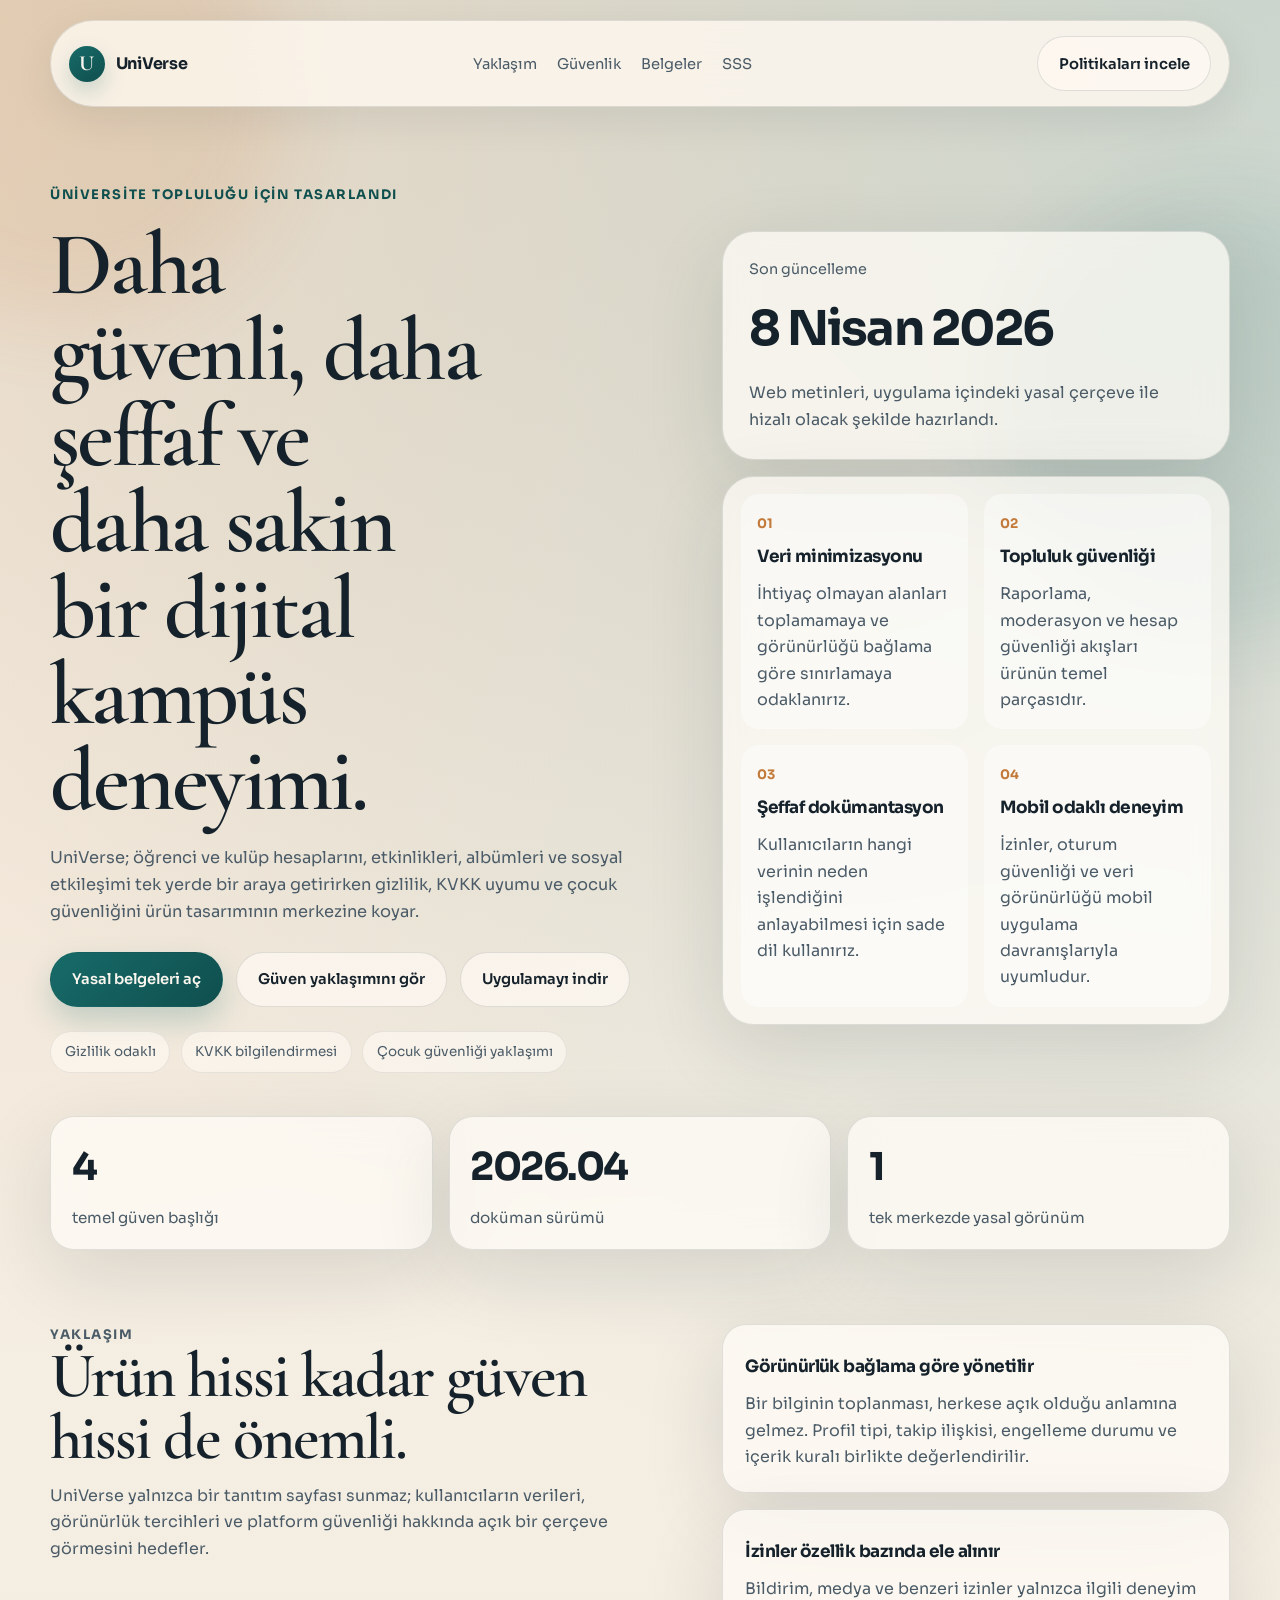
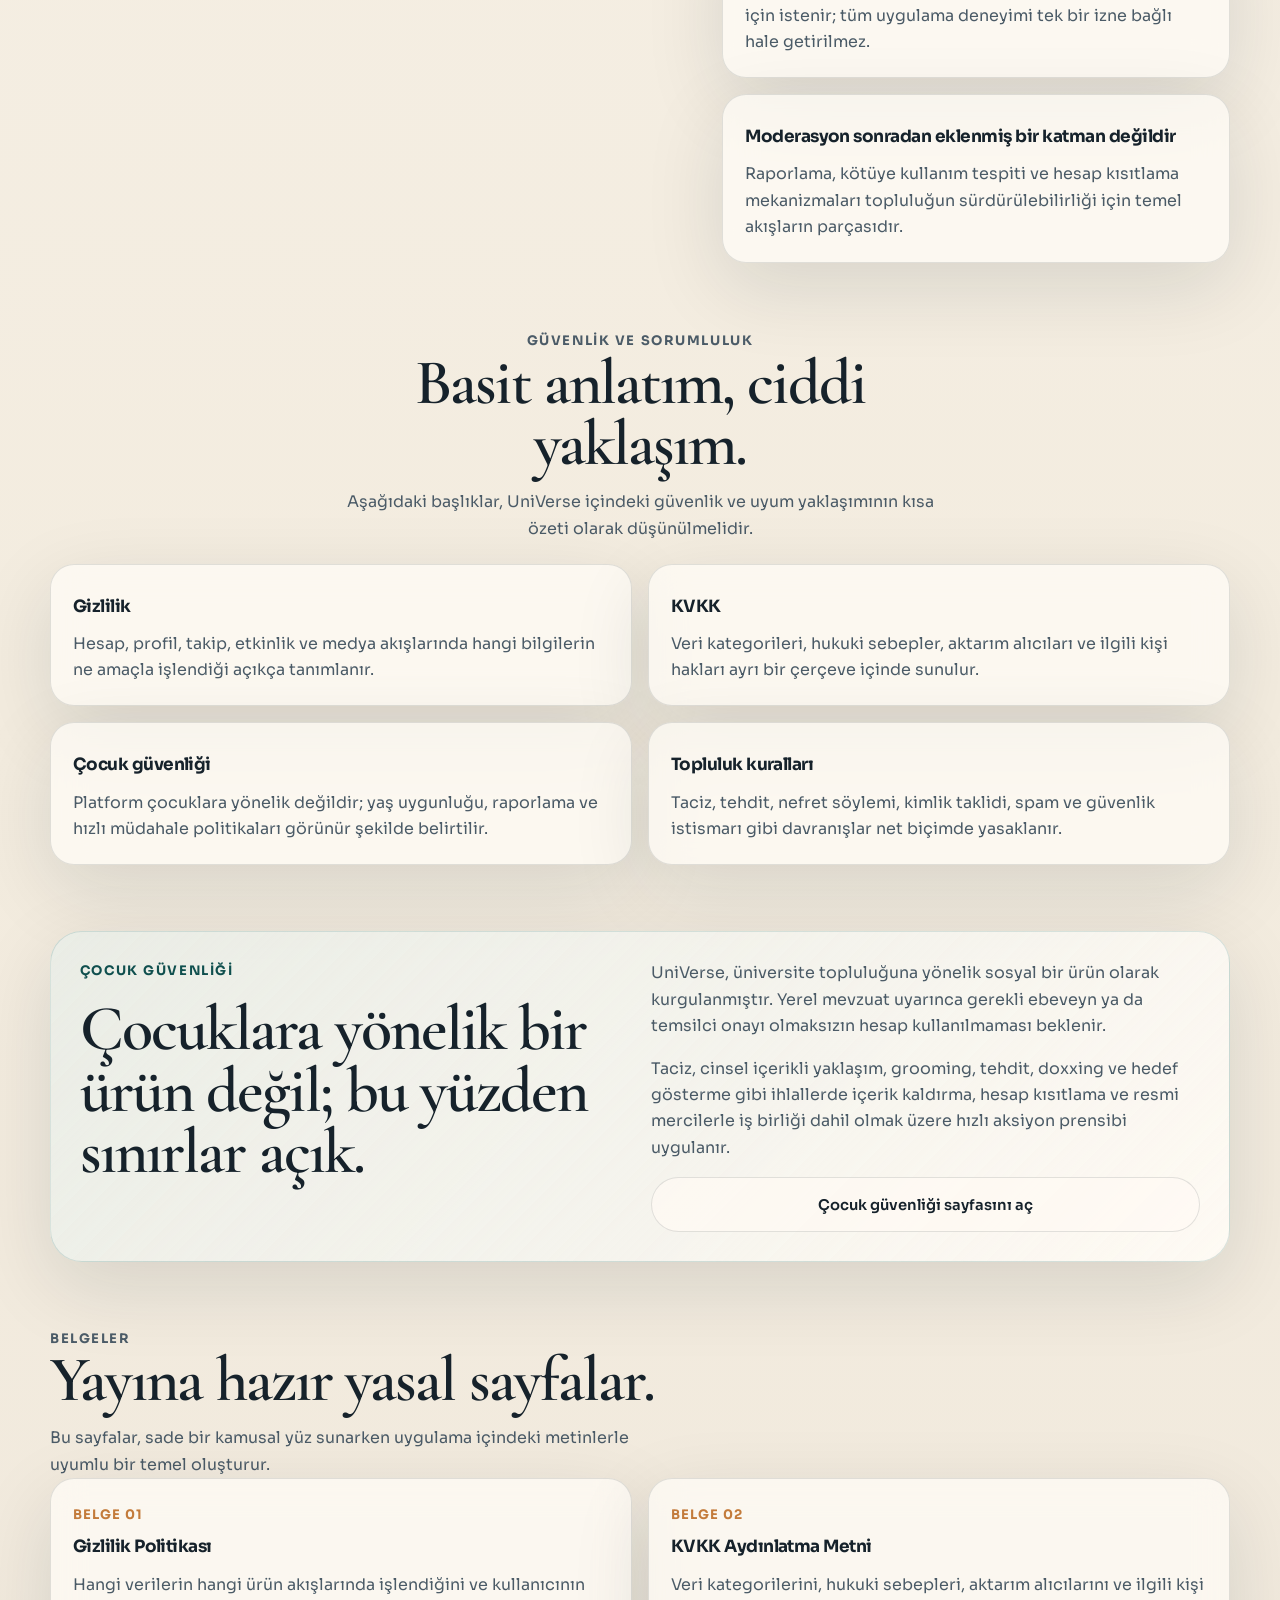
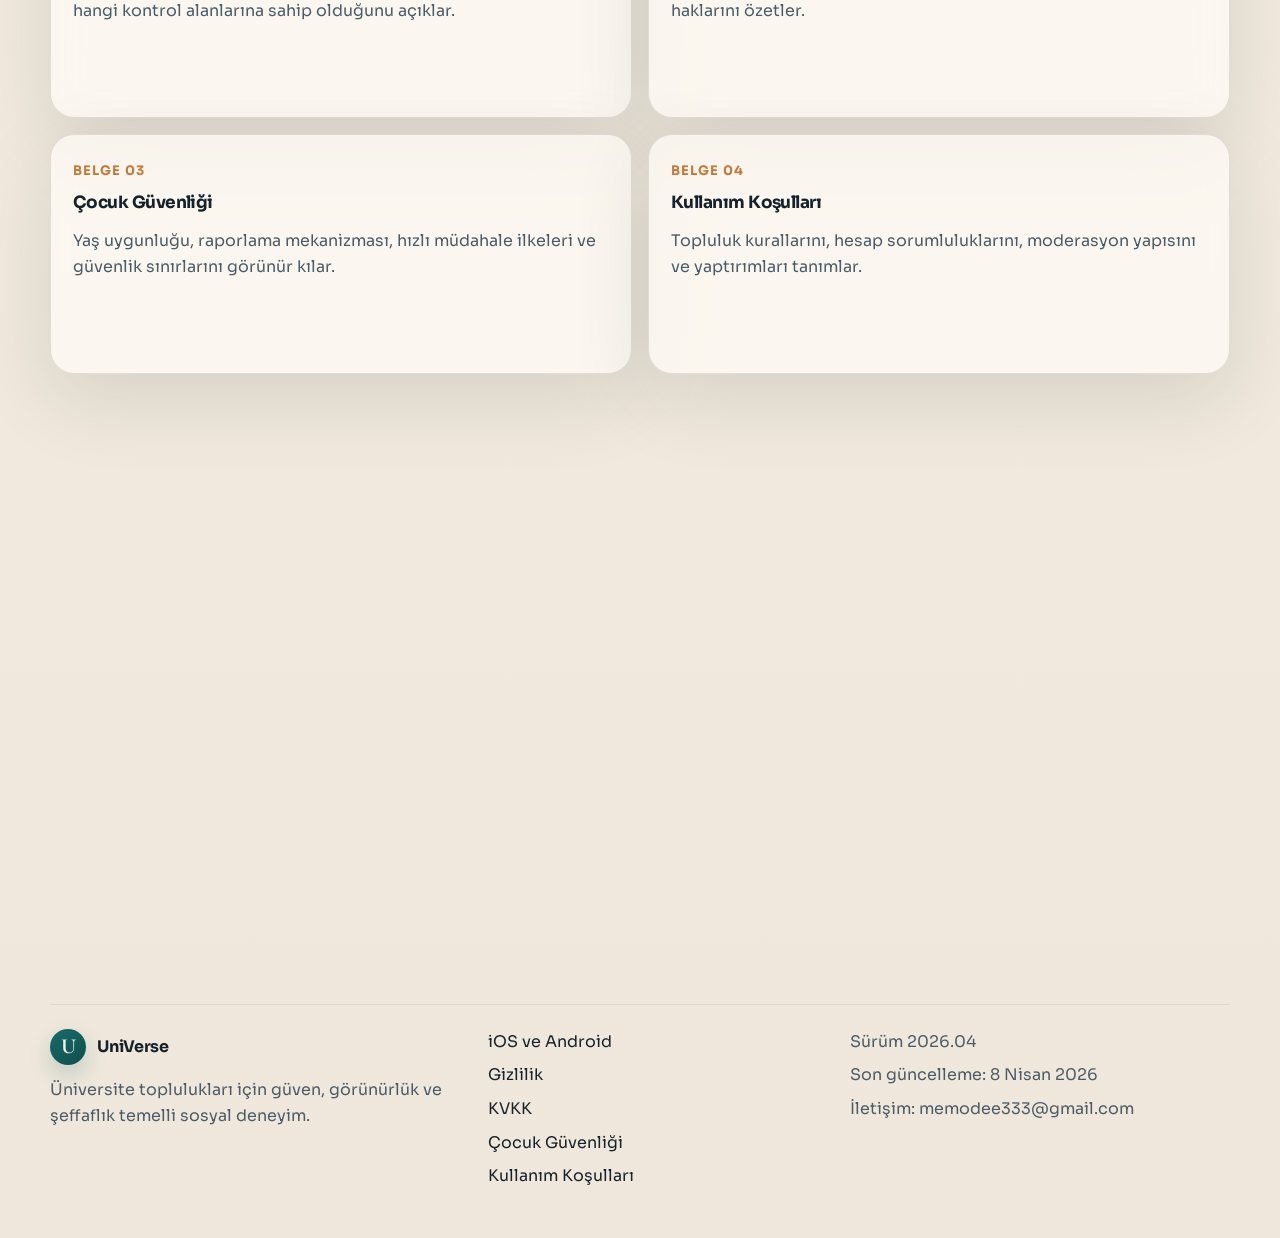
<file: index.html>
<!DOCTYPE html>
<html lang="tr">
  <head>
    <meta charset="UTF-8" />
    <meta name="viewport" content="width=device-width, initial-scale=1.0" />
    <title>UniVerse | Güvenli ve Şeffaf Üniversite Topluluğu</title>
    <meta
      name="description"
      content="UniVerse için modern, sade ve güven odaklı tanıtım sitesi. Gizlilik, KVKK, çocuk güvenliği ve kullanım ilkeleri tek yerde."
    />
    <link rel="preconnect" href="https://fonts.googleapis.com" />
    <link rel="preconnect" href="https://fonts.gstatic.com" crossorigin />
    <link
      href="https://fonts.googleapis.com/css2?family=Cormorant+Garamond:wght@500;600;700&family=Sora:wght@400;500;600;700&display=swap"
      rel="stylesheet"
    />
    <link rel="stylesheet" href="styles.css" />
    <script defer src="main.js"></script>
  </head>
  <body class="page-home">
    <div class="background-glow background-glow-left"></div>
    <div class="background-glow background-glow-right"></div>
    <div class="site-shell">
      <header class="topbar">
        <a class="brand" href="index.html" aria-label="UniVerse ana sayfa">
          <span class="brand-mark">U</span>
          <span class="brand-text">UniVerse</span>
        </a>
        <nav class="nav" aria-label="Ana gezinme">
          <a href="#neden">Yaklaşım</a>
          <a href="#guven">Güvenlik</a>
          <a href="#belgeler">Belgeler</a>
          <a href="#sss">SSS</a>
        </nav>
        <a class="button button-ghost" href="#belgeler">Politikaları incele</a>
      </header>

      <main>
        <section class="hero grid-two">
          <div class="hero-copy" data-reveal>
            <p class="eyebrow">Üniversite topluluğu için tasarlandı</p>
            <h1>Daha güvenli, daha şeffaf ve daha sakin bir dijital kampüs deneyimi.</h1>
            <p class="lead">
              UniVerse; öğrenci ve kulüp hesaplarını, etkinlikleri, albümleri ve sosyal etkileşimi tek yerde bir
              araya getirirken gizlilik, KVKK uyumu ve çocuk güvenliğini ürün tasarımının merkezine koyar.
            </p>
            <div class="hero-actions">
              <a class="button" href="#belgeler">Yasal belgeleri aç</a>
              <a class="button button-secondary" href="#guven">Güven yaklaşımını gör</a>
              <a class="button button-ghost" href="download/">Uygulamayı indir</a>
            </div>
            <ul class="hero-tags" aria-label="Öne çıkan başlıklar">
              <li>Gizlilik odaklı</li>
              <li>KVKK bilgilendirmesi</li>
              <li>Çocuk güvenliği yaklaşımı</li>
            </ul>
          </div>

          <div class="hero-panel" data-reveal>
            <div class="glass-card signal-card">
              <p class="signal-label">Son güncelleme</p>
              <p class="signal-value">8 Nisan 2026</p>
              <p class="signal-copy">Web metinleri, uygulama içindeki yasal çerçeve ile hizalı olacak şekilde hazırlandı.</p>
            </div>
            <div class="glass-card mini-grid">
              <article>
                <span>01</span>
                <h2>Veri minimizasyonu</h2>
                <p>İhtiyaç olmayan alanları toplamamaya ve görünürlüğü bağlama göre sınırlamaya odaklanırız.</p>
              </article>
              <article>
                <span>02</span>
                <h2>Topluluk güvenliği</h2>
                <p>Raporlama, moderasyon ve hesap güvenliği akışları ürünün temel parçasıdır.</p>
              </article>
              <article>
                <span>03</span>
                <h2>Şeffaf dokümantasyon</h2>
                <p>Kullanıcıların hangi verinin neden işlendiğini anlayabilmesi için sade dil kullanırız.</p>
              </article>
              <article>
                <span>04</span>
                <h2>Mobil odaklı deneyim</h2>
                <p>İzinler, oturum güvenliği ve veri görünürlüğü mobil uygulama davranışlarıyla uyumludur.</p>
              </article>
            </div>
          </div>
        </section>

        <section class="stats-row" data-reveal>
          <article class="stat-card">
            <p class="stat-value">4</p>
            <p class="stat-label">temel güven başlığı</p>
          </article>
          <article class="stat-card">
            <p class="stat-value">2026.04</p>
            <p class="stat-label">doküman sürümü</p>
          </article>
          <article class="stat-card">
            <p class="stat-value">1</p>
            <p class="stat-label">tek merkezde yasal görünüm</p>
          </article>
        </section>

        <section class="section grid-two" id="neden">
          <div class="section-heading" data-reveal>
            <p class="eyebrow">Yaklaşım</p>
            <h2>Ürün hissi kadar güven hissi de önemli.</h2>
            <p>
              UniVerse yalnızca bir tanıtım sayfası sunmaz; kullanıcıların verileri, görünürlük tercihleri ve
              platform güvenliği hakkında açık bir çerçeve görmesini hedefler.
            </p>
          </div>
          <div class="card-stack" data-reveal>
            <article class="feature-card">
              <h3>Görünürlük bağlama göre yönetilir</h3>
              <p>
                Bir bilginin toplanması, herkese açık olduğu anlamına gelmez. Profil tipi, takip ilişkisi,
                engelleme durumu ve içerik kuralı birlikte değerlendirilir.
              </p>
            </article>
            <article class="feature-card">
              <h3>İzinler özellik bazında ele alınır</h3>
              <p>
                Bildirim, medya ve benzeri izinler yalnızca ilgili deneyim için istenir; tüm uygulama deneyimi tek
                bir izne bağlı hale getirilmez.
              </p>
            </article>
            <article class="feature-card">
              <h3>Moderasyon sonradan eklenmiş bir katman değildir</h3>
              <p>
                Raporlama, kötüye kullanım tespiti ve hesap kısıtlama mekanizmaları topluluğun sürdürülebilirliği
                için temel akışların parçasıdır.
              </p>
            </article>
          </div>
        </section>

        <section class="section" id="guven">
          <div class="section-heading centered" data-reveal>
            <p class="eyebrow">Güvenlik ve sorumluluk</p>
            <h2>Basit anlatım, ciddi yaklaşım.</h2>
            <p>
              Aşağıdaki başlıklar, UniVerse içindeki güvenlik ve uyum yaklaşımının kısa özeti olarak düşünülmelidir.
            </p>
          </div>

          <div class="feature-grid">
            <article class="feature-panel" data-reveal>
              <h3>Gizlilik</h3>
              <p>Hesap, profil, takip, etkinlik ve medya akışlarında hangi bilgilerin ne amaçla işlendiği açıkça tanımlanır.</p>
            </article>
            <article class="feature-panel" data-reveal>
              <h3>KVKK</h3>
              <p>Veri kategorileri, hukuki sebepler, aktarım alıcıları ve ilgili kişi hakları ayrı bir çerçeve içinde sunulur.</p>
            </article>
            <article class="feature-panel" data-reveal>
              <h3>Çocuk güvenliği</h3>
              <p>Platform çocuklara yönelik değildir; yaş uygunluğu, raporlama ve hızlı müdahale politikaları görünür şekilde belirtilir.</p>
            </article>
            <article class="feature-panel" data-reveal>
              <h3>Topluluk kuralları</h3>
              <p>Taciz, tehdit, nefret söylemi, kimlik taklidi, spam ve güvenlik istismarı gibi davranışlar net biçimde yasaklanır.</p>
            </article>
          </div>
        </section>

        <section class="section spotlight" data-reveal>
          <div>
            <p class="eyebrow">Çocuk güvenliği</p>
            <h2>Çocuklara yönelik bir ürün değil; bu yüzden sınırlar açık.</h2>
          </div>
          <div class="spotlight-copy">
            <p>
              UniVerse, üniversite topluluğuna yönelik sosyal bir ürün olarak kurgulanmıştır. Yerel mevzuat
              uyarınca gerekli ebeveyn ya da temsilci onayı olmaksızın hesap kullanılmaması beklenir.
            </p>
            <p>
              Taciz, cinsel içerikli yaklaşım, grooming, tehdit, doxxing ve hedef gösterme gibi ihlallerde içerik
              kaldırma, hesap kısıtlama ve resmi mercilerle iş birliği dahil olmak üzere hızlı aksiyon prensibi
              uygulanır.
            </p>
            <a class="button button-secondary" href="cocuk-guvenligi.html">Çocuk güvenliği sayfasını aç</a>
          </div>
        </section>

        <section class="section" id="belgeler">
          <div class="section-heading" data-reveal>
            <p class="eyebrow">Belgeler</p>
            <h2>Yayına hazır yasal sayfalar.</h2>
            <p>Bu sayfalar, sade bir kamusal yüz sunarken uygulama içindeki metinlerle uyumlu bir temel oluşturur.</p>
          </div>

          <div class="document-grid">
            <a class="document-card" href="gizlilik.html" data-reveal>
              <span class="document-kicker">Belge 01</span>
              <h3>Gizlilik Politikası</h3>
              <p>Hangi verilerin hangi ürün akışlarında işlendiğini ve kullanıcının hangi kontrol alanlarına sahip olduğunu açıklar.</p>
            </a>
            <a class="document-card" href="kvkk.html" data-reveal>
              <span class="document-kicker">Belge 02</span>
              <h3>KVKK Aydınlatma Metni</h3>
              <p>Veri kategorilerini, hukuki sebepleri, aktarım alıcılarını ve ilgili kişi haklarını özetler.</p>
            </a>
            <a class="document-card" href="cocuk-guvenligi.html" data-reveal>
              <span class="document-kicker">Belge 03</span>
              <h3>Çocuk Güvenliği</h3>
              <p>Yaş uygunluğu, raporlama mekanizması, hızlı müdahale ilkeleri ve güvenlik sınırlarını görünür kılar.</p>
            </a>
            <a class="document-card" href="kullanim-kosullari.html" data-reveal>
              <span class="document-kicker">Belge 04</span>
              <h3>Kullanım Koşulları</h3>
              <p>Topluluk kurallarını, hesap sorumluluklarını, moderasyon yapısını ve yaptırımları tanımlar.</p>
            </a>
          </div>
        </section>

        <section class="section faq-section" id="sss">
          <div class="section-heading" data-reveal>
            <p class="eyebrow">Sık sorulanlar</p>
            <h2>Temel sorulara kısa cevaplar.</h2>
          </div>
          <div class="faq-list" data-reveal>
            <details open>
              <summary>Bu site resmi hukuki danışmanlık yerine geçer mi?</summary>
              <p>Hayır. Bu içerikler kamusal bilgilendirme amacıyla hazırlanmış bir temel sunar; yayına almadan önce hukuk danışmanıyla gözden geçirilmesi önerilir.</p>
            </details>
            <details>
              <summary>İletişim kanalı nasıl belirtilmeli?</summary>
              <p>Bu sitede resmi iletişim adresi olarak <a href="mailto:memodee333@gmail.com">memodee333@gmail.com</a> kullanılmaktadır.</p>
            </details>
            <details>
              <summary>Bu yapı GitHub Pages için uygun mu?</summary>
              <p>Evet. Dosyalar tamamen statiktir; doğrudan GitHub Pages, Cloudflare Pages veya Netlify üzerinde yayınlanabilir.</p>
            </details>
            <details>
              <summary>Mobil uygulamadaki metinlerle uyumlu mu?</summary>
              <p>Evet. İçerik, uygulamadaki mevcut gizlilik, KVKK ve kullanım koşulları metinlerinden türetilmiş daha okunabilir bir web yüzeyi sunar.</p>
            </details>
          </div>
        </section>
      </main>

      <footer class="footer">
        <div>
          <a class="brand brand-footer" href="index.html">
            <span class="brand-mark">U</span>
            <span class="brand-text">UniVerse</span>
          </a>
          <p>Üniversite toplulukları için güven, görünürlük ve şeffaflık temelli sosyal deneyim.</p>
        </div>
        <div class="footer-links">
          <a href="download/">iOS ve Android</a>
          <a href="gizlilik.html">Gizlilik</a>
          <a href="kvkk.html">KVKK</a>
          <a href="cocuk-guvenligi.html">Çocuk Güvenliği</a>
          <a href="kullanim-kosullari.html">Kullanım Koşulları</a>
        </div>
        <div class="footer-note">
          <p>Sürüm 2026.04</p>
          <p>Son güncelleme: 8 Nisan 2026</p>
          <p>İletişim: <a href="mailto:memodee333@gmail.com">memodee333@gmail.com</a></p>
        </div>
      </footer>
    </div>
  </body>
</html>
</file>
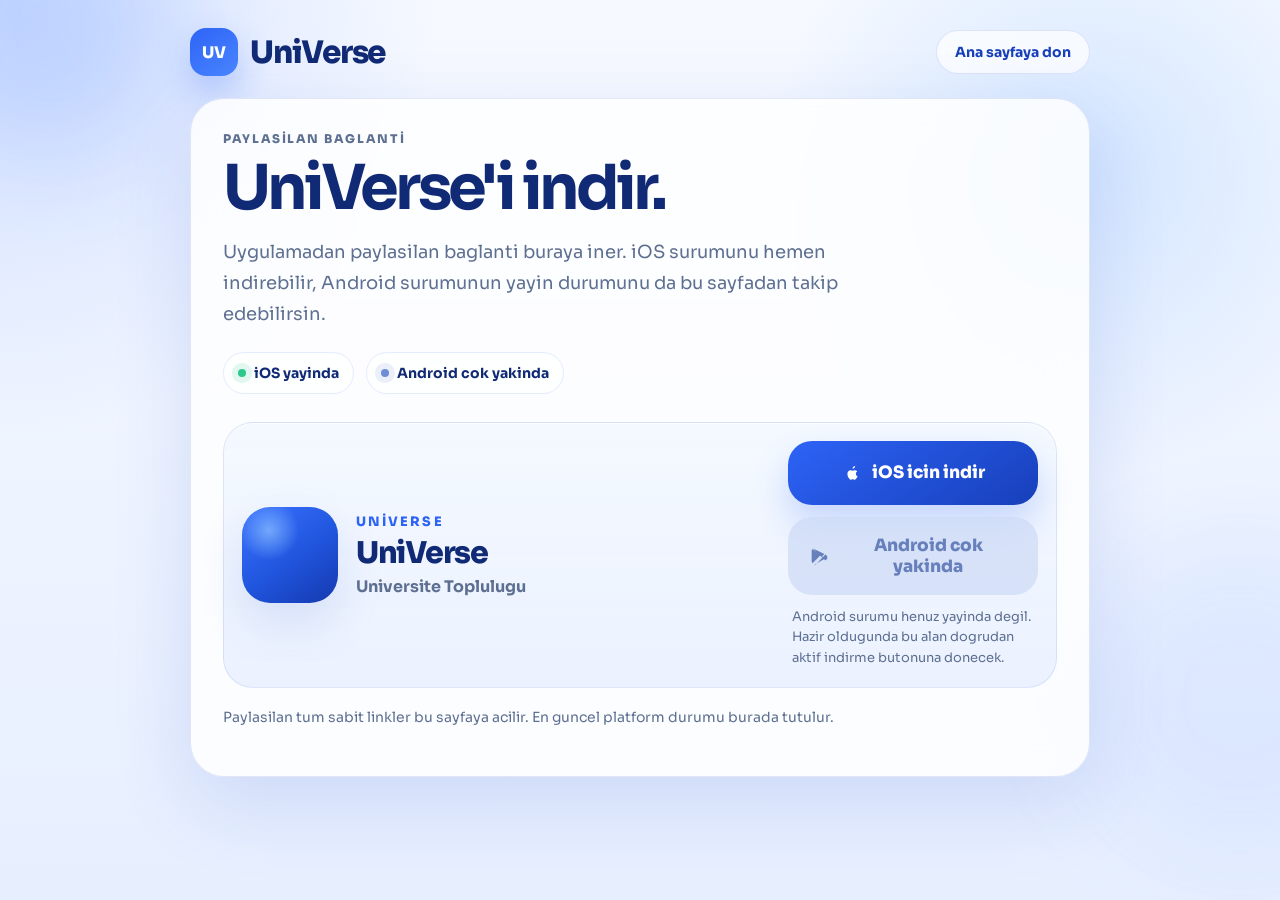
<file: download/index.html>
<!DOCTYPE html>
<html lang="tr">
  <head>
    <meta charset="UTF-8" />
    <meta name="viewport" content="width=device-width, initial-scale=1.0" />
    <title>UniVerse | iOS ve Android</title>
    <meta
      name="description"
      content="UniVerse indirme sayfasi. iOS surumunu hemen indirebilir, Android surumunun yayin bilgisini buradan takip edebilirsin."
    />
    <meta property="og:title" content="UniVerse | Universite Toplulugu" />
    <meta
      property="og:description"
      content="UniVerse iOS surumu hazir. Android surumu cok yakinda."
    />
    <meta property="og:type" content="website" />
    <meta property="og:url" content="https://cayankuzu.github.io/uniVerse_web/download/" />
    <link rel="preconnect" href="https://fonts.googleapis.com" />
    <link rel="preconnect" href="https://fonts.gstatic.com" crossorigin />
    <link
      href="https://fonts.googleapis.com/css2?family=Sora:wght@400;500;600;700;800&display=swap"
      rel="stylesheet"
    />
    <style>
      :root {
        --page-top: #f6f9ff;
        --page-bottom: #e7efff;
        --surface: rgba(255, 255, 255, 0.82);
        --surface-strong: #ffffff;
        --surface-soft: #eef4ff;
        --brand: #2d63f6;
        --brand-strong: #173fba;
        --brand-deep: #112a75;
        --brand-soft: #dce8ff;
        --text: #10244b;
        --muted: #5e7091;
        --line: rgba(24, 63, 186, 0.12);
        --shadow: 0 28px 80px rgba(26, 72, 196, 0.14);
        --shadow-soft: 0 20px 48px rgba(26, 72, 196, 0.12);
      }

      * {
        box-sizing: border-box;
      }

      body {
        margin: 0;
        min-height: 100vh;
        font-family: "Sora", sans-serif;
        color: var(--text);
        background:
          radial-gradient(circle at top left, rgba(80, 132, 255, 0.22), transparent 28%),
          radial-gradient(circle at 85% 18%, rgba(120, 180, 255, 0.26), transparent 24%),
          linear-gradient(180deg, var(--page-top) 0%, var(--page-bottom) 100%);
      }

      a {
        color: inherit;
        text-decoration: none;
      }

      .ambient {
        position: fixed;
        border-radius: 50%;
        filter: blur(50px);
        pointer-events: none;
        opacity: 0.55;
      }

      .ambient-left {
        top: -100px;
        left: -80px;
        width: 260px;
        height: 260px;
        background: rgba(70, 128, 255, 0.28);
      }

      .ambient-right {
        right: -120px;
        bottom: 40px;
        width: 320px;
        height: 320px;
        background: rgba(125, 170, 255, 0.22);
      }

      .shell {
        position: relative;
        z-index: 1;
        width: min(calc(100% - 32px), 900px);
        margin: 0 auto;
        padding: 28px 0 52px;
      }

      .topbar {
        display: flex;
        align-items: center;
        justify-content: space-between;
        gap: 16px;
        margin-bottom: 22px;
      }

      .brand {
        display: inline-flex;
        align-items: center;
        gap: 12px;
      }

      .brand-badge {
        width: 48px;
        height: 48px;
        border-radius: 16px;
        display: grid;
        place-items: center;
        background: linear-gradient(145deg, var(--brand), #4a86ff);
        color: #ffffff;
        font-weight: 800;
        box-shadow: 0 16px 34px rgba(45, 99, 246, 0.28);
      }

      .brand-text {
        color: var(--brand-deep);
        font-size: 31px;
        font-weight: 800;
        letter-spacing: -0.04em;
      }

      .top-link {
        display: inline-flex;
        align-items: center;
        justify-content: center;
        min-height: 44px;
        padding: 0 18px;
        border-radius: 999px;
        border: 1px solid var(--line);
        background: rgba(255, 255, 255, 0.72);
        color: var(--brand-strong);
        font-size: 14px;
        font-weight: 700;
        backdrop-filter: blur(16px);
      }

      .hero {
        border: 1px solid var(--line);
        border-radius: 34px;
        background: var(--surface);
        box-shadow: var(--shadow);
        backdrop-filter: blur(18px);
        overflow: hidden;
      }

      .hero-body {
        padding: 32px;
      }

      .eyebrow {
        margin: 0 0 12px;
        color: var(--muted);
        font-size: 12px;
        font-weight: 800;
        letter-spacing: 0.16em;
        text-transform: uppercase;
      }

      h1 {
        margin: 0;
        max-width: 10ch;
        color: var(--brand-deep);
        font-size: clamp(40px, 7vw, 62px);
        line-height: 0.98;
        letter-spacing: -0.06em;
      }

      .lead {
        max-width: 40rem;
        margin: 18px 0 0;
        color: var(--muted);
        font-size: 18px;
        line-height: 1.72;
      }

      .pill-row {
        display: flex;
        flex-wrap: wrap;
        gap: 12px;
        margin-top: 22px;
      }

      .pill {
        display: inline-flex;
        align-items: center;
        gap: 8px;
        padding: 11px 14px;
        border: 1px solid rgba(45, 99, 246, 0.12);
        border-radius: 999px;
        background: rgba(255, 255, 255, 0.64);
        color: var(--brand-deep);
        font-size: 14px;
        font-weight: 700;
      }

      .pill-live::before,
      .pill-soon::before {
        content: "";
        width: 8px;
        height: 8px;
        border-radius: 50%;
        flex: 0 0 auto;
      }

      .pill-live::before {
        background: #2ec78d;
        box-shadow: 0 0 0 6px rgba(46, 199, 141, 0.14);
      }

      .pill-soon::before {
        background: #6f8dd7;
        box-shadow: 0 0 0 6px rgba(111, 141, 215, 0.14);
      }

      .app-card {
        display: flex;
        align-items: center;
        gap: 18px;
        margin-top: 28px;
        padding: 18px;
        border: 1px solid rgba(23, 63, 186, 0.1);
        border-radius: 30px;
        background:
          linear-gradient(180deg, rgba(245, 249, 255, 0.96), rgba(235, 242, 255, 0.94)),
          var(--surface-soft);
        box-shadow: inset 0 1px 0 rgba(255, 255, 255, 0.8);
      }

      .cover {
        width: 96px;
        height: 96px;
        border-radius: 28px;
        background:
          radial-gradient(circle at 28% 24%, rgba(130, 183, 255, 0.82), transparent 30%),
          linear-gradient(145deg, #3a72ff 0%, #2156df 52%, #1439af 100%);
        box-shadow: var(--shadow-soft);
        flex: 0 0 auto;
      }

      .card-copy {
        flex: 1;
        min-width: 0;
      }

      .card-brand {
        margin: 0 0 8px;
        color: var(--brand);
        font-size: 13px;
        font-weight: 800;
        letter-spacing: 0.16em;
        text-transform: uppercase;
      }

      .card-title {
        margin: 0;
        color: var(--brand-deep);
        font-size: 30px;
        font-weight: 800;
        line-height: 1.02;
        letter-spacing: -0.05em;
      }

      .card-subtitle {
        margin: 8px 0 0;
        color: var(--muted);
        font-size: 16px;
        font-weight: 700;
      }

      .card-actions {
        flex: 0 0 250px;
        display: grid;
        gap: 12px;
      }

      .card-cta,
      .card-cta-disabled {
        display: inline-flex;
        align-items: center;
        justify-content: center;
        gap: 10px;
        min-height: 64px;
        padding: 18px 22px;
        border: 0;
        border-radius: 24px;
        font-family: inherit;
        font-size: 17px;
        font-weight: 800;
      }

      .card-cta {
        background: linear-gradient(145deg, var(--brand), var(--brand-strong));
        color: #ffffff;
        box-shadow: 0 18px 34px rgba(45, 99, 246, 0.22);
      }

      .card-cta-disabled {
        background: rgba(207, 220, 247, 0.74);
        color: #6780bb;
        cursor: not-allowed;
      }

      .cta-icon {
        width: 20px;
        height: 20px;
        flex: 0 0 auto;
      }

      .action-note {
        margin: 0;
        padding: 0 4px;
        color: var(--muted);
        font-size: 13px;
        line-height: 1.6;
      }

      .footer-note {
        margin-top: 18px;
        color: var(--muted);
        font-size: 14px;
        line-height: 1.7;
      }

      @media (max-width: 760px) {
        .shell {
          width: min(calc(100% - 20px), 900px);
          padding-top: 20px;
        }

        .topbar {
          flex-wrap: wrap;
        }

        .top-link {
          width: 100%;
        }

        .hero-body {
          padding: 22px;
        }

        .lead {
          font-size: 16px;
        }

        .app-card {
          flex-wrap: wrap;
        }

        .card-actions {
          width: 100%;
          flex-basis: 100%;
        }

        .card-cta,
        .card-cta-disabled {
          width: 100%;
        }
      }

      @media (max-width: 460px) {
        .brand-text {
          font-size: 27px;
        }

        h1 {
          font-size: clamp(34px, 11vw, 46px);
        }

        .hero-body {
          padding: 18px;
        }

        .app-card {
          padding: 16px;
          gap: 16px;
        }

        .cover {
          width: 88px;
          height: 88px;
          border-radius: 24px;
        }

        .card-title {
          font-size: 26px;
        }

        .card-subtitle {
          font-size: 15px;
        }
      }
    </style>
  </head>
  <body>
    <div class="ambient ambient-left" aria-hidden="true"></div>
    <div class="ambient ambient-right" aria-hidden="true"></div>

    <main class="shell">
      <header class="topbar">
        <a class="brand" href="../index.html" aria-label="UniVerse ana sayfa">
          <span class="brand-badge">UV</span>
          <span class="brand-text">UniVerse</span>
        </a>
        <a class="top-link" href="../index.html">Ana sayfaya don</a>
      </header>

      <section class="hero">
        <div class="hero-body">
          <p class="eyebrow">Paylasilan baglanti</p>
          <h1>UniVerse'i indir.</h1>
          <p class="lead">
            Uygulamadan paylasilan baglanti buraya iner. iOS surumunu hemen
            indirebilir, Android surumunun yayin durumunu da bu sayfadan takip
            edebilirsin.
          </p>

          <div class="pill-row" aria-label="Platform durumu">
            <span class="pill pill-live">iOS yayinda</span>
            <span class="pill pill-soon">Android cok yakinda</span>
          </div>

          <div class="app-card">
            <div class="cover" aria-hidden="true"></div>

            <div class="card-copy">
              <p class="card-brand">UniVerse</p>
              <h2 class="card-title">UniVerse</h2>
              <p class="card-subtitle">Universite Toplulugu</p>
            </div>

            <div class="card-actions">
              <a
                class="card-cta"
                href="https://apps.apple.com/tr/app/universe-app/id6761912452?l=tr"
                target="_blank"
                rel="noreferrer"
              >
                <svg class="cta-icon" viewBox="0 0 24 24" aria-hidden="true">
                  <path
                    fill="currentColor"
                    d="M16.64 13.02c.02 2.21 1.95 2.95 1.97 2.96-.02.05-.31 1.08-1.03 2.14-.62.91-1.28 1.82-2.29 1.84-1 .02-1.32-.59-2.46-.59s-1.5.57-2.43.61c-.97.04-1.71-.98-2.34-1.89-1.28-1.85-2.25-5.22-.94-7.49.65-1.13 1.82-1.85 3.09-1.87.96-.02 1.87.65 2.46.65.59 0 1.7-.8 2.86-.68.49.02 1.86.2 2.74 1.5-.07.04-1.64.95-1.63 2.82ZM14.87 5.94c.52-.63.88-1.51.78-2.39-.75.03-1.66.5-2.2 1.13-.48.56-.9 1.45-.79 2.3.84.06 1.68-.43 2.21-1.04Z"
                  />
                </svg>
                <span>iOS icin indir</span>
              </a>

              <button class="card-cta-disabled" type="button" disabled>
                <svg class="cta-icon" viewBox="0 0 24 24" aria-hidden="true">
                  <path
                    fill="currentColor"
                    d="M3.61 2.99 13.8 13.18l3.51-3.51L3.61 2.99Zm14.84 7.33-3.48 3.48 3.48 3.48c1.44-.79 2.43-1.98 2.43-3.48 0-1.5-.99-2.69-2.43-3.48ZM2.99 3.61A3.42 3.42 0 0 0 2 6v12c0 1.01.39 1.92 1.03 2.61l9.87-9.87L2.99 3.61Zm11.18 11.18-9.88 9.88A3.39 3.39 0 0 0 6 22l11.26-6.5-3.09-3.09Z"
                  />
                </svg>
                <span>Android cok yakinda</span>
              </button>

              <p class="action-note">
                Android surumu henuz yayinda degil. Hazir oldugunda bu alan
                dogrudan aktif indirme butonuna donecek.
              </p>
            </div>
          </div>

          <p class="footer-note">
            Paylasilan tum sabit linkler bu sayfaya acilir. En guncel platform
            durumu burada tutulur.
          </p>
        </div>
      </section>
    </main>
  </body>
</html>
</file>
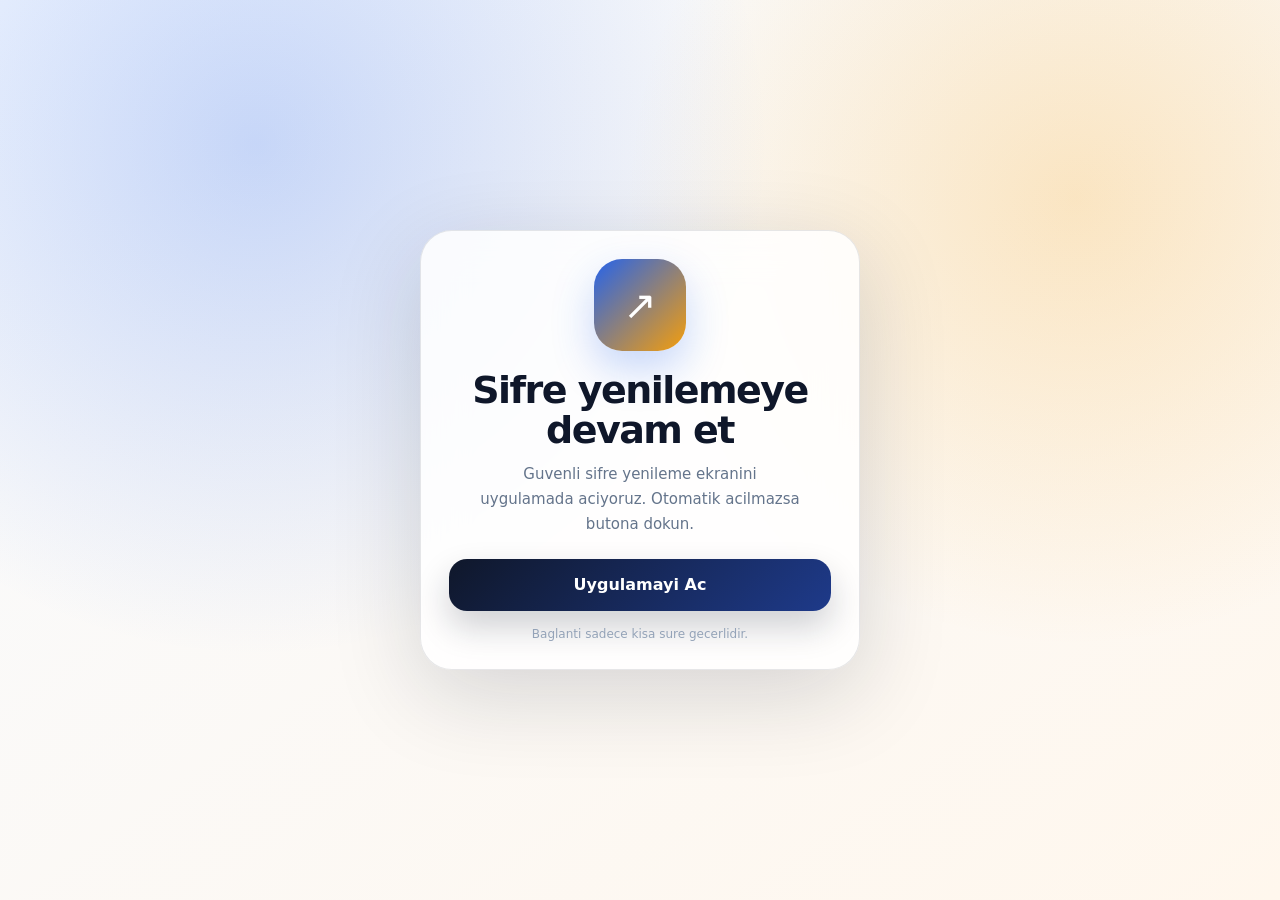
<file: reset-password/index.html>
<!doctype html>
<html lang="tr">
<head>
  <meta charset="utf-8">
  <meta name="viewport" content="width=device-width, initial-scale=1">
  <title>UniVerse Sifre Yenileme</title>
  <style>
    :root {
      --ink: #0f172a;
      --muted: #64748b;
      --line: rgba(15, 23, 42, 0.1);
      --blue: #2563eb;
      --amber: #f59e0b;
      --paper: rgba(255, 255, 255, 0.84);
    }

    * {
      box-sizing: border-box;
    }

    body {
      min-height: 100vh;
      margin: 0;
      display: grid;
      place-items: center;
      background:
        radial-gradient(circle at 20% 16%, rgba(37, 99, 235, 0.24), transparent 32rem),
        radial-gradient(circle at 84% 22%, rgba(245, 158, 11, 0.22), transparent 28rem),
        linear-gradient(145deg, #f8fbff 0%, #fff7ed 100%);
      color: var(--ink);
      font-family: ui-sans-serif, system-ui, -apple-system, BlinkMacSystemFont, "Segoe UI", sans-serif;
    }

    .card {
      width: min(92vw, 440px);
      padding: 28px;
      border: 1px solid var(--line);
      border-radius: 32px;
      background: var(--paper);
      box-shadow: 0 24px 90px rgba(15, 23, 42, 0.16);
      backdrop-filter: blur(22px);
      text-align: center;
    }

    .badge {
      width: 92px;
      height: 92px;
      margin: 0 auto 20px;
      display: grid;
      place-items: center;
      border-radius: 28px;
      background: linear-gradient(135deg, var(--blue), var(--amber));
      box-shadow: 0 18px 42px rgba(37, 99, 235, 0.26);
      color: white;
      font-size: 40px;
    }

    h1 {
      margin: 0;
      font-size: clamp(28px, 7vw, 38px);
      letter-spacing: -0.04em;
      line-height: 1.04;
    }

    p {
      margin: 12px auto 0;
      max-width: 34ch;
      color: var(--muted);
      font-size: 15px;
      line-height: 1.65;
    }

    button,
    a {
      width: 100%;
      min-height: 52px;
      margin-top: 22px;
      border: 0;
      border-radius: 18px;
      display: inline-grid;
      place-items: center;
      cursor: pointer;
      background: linear-gradient(135deg, var(--ink), #1e3a8a);
      color: white;
      box-shadow: 0 16px 34px rgba(15, 23, 42, 0.2);
      font: inherit;
      font-weight: 800;
      text-decoration: none;
    }

    .hint {
      margin-top: 16px;
      color: #94a3b8;
      font-size: 12px;
    }
  </style>
</head>
<body>
  <main class="card" data-target="reset-password" data-flow="password-reset">
    <div class="badge" aria-hidden="true">↗</div>
    <h1>Sifre yenilemeye devam et</h1>
    <p>Guvenli sifre yenileme ekranini uygulamada aciyoruz. Otomatik acilmazsa butona dokun.</p>
    <button id="open-app" type="button">Uygulamayi Ac</button>
    <div class="hint">Baglanti sadece kisa sure gecerlidir.</div>
  </main>
  <script>
    (function () {
      var scheme = "ogrencisosyalagi";
      var card = document.querySelector("[data-target]");
      var target = card.getAttribute("data-target") || "reset-password";
      var flow = card.getAttribute("data-flow") || "password-reset";

      function mergeParams() {
        var params = new URLSearchParams(window.location.search);
        var hash = String(window.location.hash || "").replace(/^#/, "");
        if (hash) {
          var hashParams = new URLSearchParams(hash);
          hashParams.forEach(function (value, key) {
            if (!params.has(key)) params.set(key, value);
          });
        }
        if (!params.has("flow")) params.set("flow", flow);
        return params.toString();
      }

      function openApp() {
        var query = mergeParams();
        window.location.href = scheme + "://" + target + (query ? "?" + query : "");
      }

      document.getElementById("open-app").addEventListener("click", openApp);
      window.setTimeout(openApp, 650);
    })();
  </script>
</body>
</html>
</file>
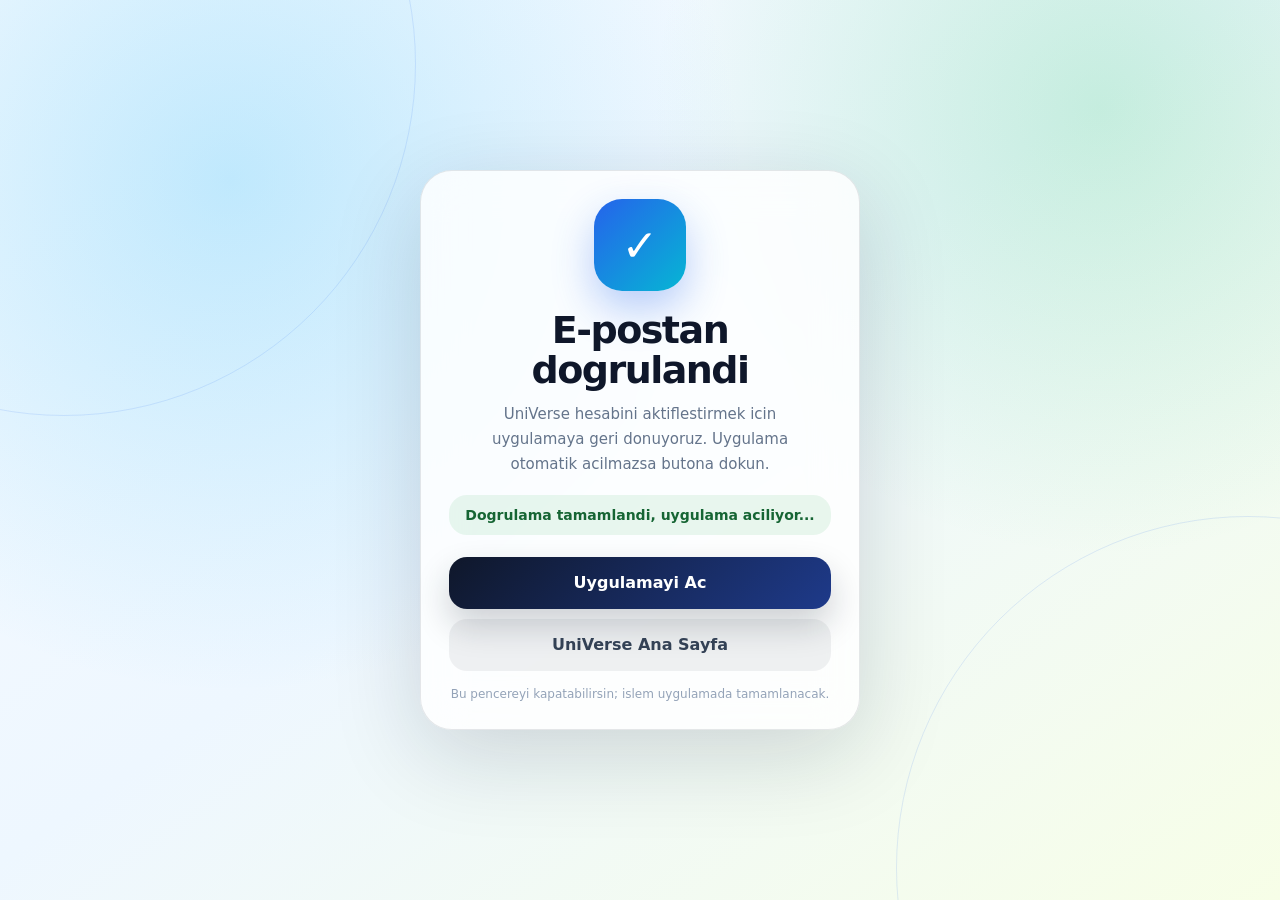
<file: auth/callback/index.html>
<!doctype html>
<html lang="tr">
<head>
  <meta charset="utf-8">
  <meta name="viewport" content="width=device-width, initial-scale=1">
  <title>UniVerse E-posta Dogrulama</title>
  <style>
    :root {
      --ink: #0f172a;
      --muted: #64748b;
      --line: rgba(15, 23, 42, 0.1);
      --blue: #2563eb;
      --cyan: #06b6d4;
      --green: #16a34a;
      --paper: rgba(255, 255, 255, 0.82);
    }

    * {
      box-sizing: border-box;
    }

    body {
      min-height: 100vh;
      margin: 0;
      display: grid;
      place-items: center;
      overflow: hidden;
      background:
        radial-gradient(circle at 18% 20%, rgba(56, 189, 248, 0.28), transparent 32rem),
        radial-gradient(circle at 86% 12%, rgba(34, 197, 94, 0.20), transparent 28rem),
        linear-gradient(145deg, #f8fbff 0%, #eef7ff 48%, #f7fee7 100%);
      color: var(--ink);
      font-family: ui-sans-serif, system-ui, -apple-system, BlinkMacSystemFont, "Segoe UI", sans-serif;
    }

    .orbit {
      position: fixed;
      width: 44rem;
      height: 44rem;
      border: 1px solid rgba(37, 99, 235, 0.12);
      border-radius: 999px;
      animation: drift 18s ease-in-out infinite alternate;
    }

    .orbit.one {
      left: -18rem;
      top: -18rem;
    }

    .orbit.two {
      right: -20rem;
      bottom: -20rem;
      animation-delay: -6s;
    }

    .card {
      position: relative;
      width: min(92vw, 440px);
      padding: 28px;
      border: 1px solid var(--line);
      border-radius: 32px;
      background: var(--paper);
      box-shadow: 0 24px 90px rgba(15, 23, 42, 0.16);
      backdrop-filter: blur(22px);
      text-align: center;
    }

    .badge {
      width: 92px;
      height: 92px;
      margin: 0 auto 20px;
      display: grid;
      place-items: center;
      border-radius: 28px;
      background: linear-gradient(135deg, var(--blue), var(--cyan));
      box-shadow: 0 18px 42px rgba(37, 99, 235, 0.32);
      color: white;
      font-size: 44px;
    }

    h1 {
      margin: 0;
      font-size: clamp(28px, 7vw, 38px);
      letter-spacing: -0.04em;
      line-height: 1.04;
    }

    p {
      margin: 12px auto 0;
      max-width: 34ch;
      color: var(--muted);
      font-size: 15px;
      line-height: 1.65;
    }

    .status {
      margin-top: 18px;
      padding: 12px 14px;
      border-radius: 18px;
      background: rgba(22, 163, 74, 0.09);
      color: #166534;
      font-weight: 700;
      font-size: 14px;
    }

    .actions {
      display: grid;
      gap: 10px;
      margin-top: 22px;
    }

    a,
    button {
      width: 100%;
      min-height: 52px;
      border: 0;
      border-radius: 18px;
      display: inline-grid;
      place-items: center;
      cursor: pointer;
      font: inherit;
      font-weight: 800;
      text-decoration: none;
    }

    .primary {
      background: linear-gradient(135deg, var(--ink), #1e3a8a);
      color: white;
      box-shadow: 0 16px 34px rgba(15, 23, 42, 0.2);
    }

    .secondary {
      background: rgba(15, 23, 42, 0.06);
      color: #334155;
    }

    .hint {
      margin-top: 16px;
      color: #94a3b8;
      font-size: 12px;
    }

    @keyframes drift {
      from {
        transform: translate3d(0, 0, 0) rotate(0deg);
      }
      to {
        transform: translate3d(28px, -18px, 0) rotate(18deg);
      }
    }
  </style>
</head>
<body>
  <div class="orbit one"></div>
  <div class="orbit two"></div>
  <main class="card" data-target="auth/callback" data-flow="signup">
    <div class="badge" aria-hidden="true">✓</div>
    <h1>E-postan dogrulandi</h1>
    <p>UniVerse hesabini aktiflestirmek icin uygulamaya geri donuyoruz. Uygulama otomatik acilmazsa butona dokun.</p>
    <div class="status">Dogrulama tamamlandi, uygulama aciliyor...</div>
    <div class="actions">
      <button class="primary" id="open-app" type="button">Uygulamayi Ac</button>
      <a class="secondary" href="../../">UniVerse Ana Sayfa</a>
    </div>
    <div class="hint">Bu pencereyi kapatabilirsin; islem uygulamada tamamlanacak.</div>
  </main>
  <script>
    (function () {
      var scheme = "ogrencisosyalagi";
      var card = document.querySelector("[data-target]");
      var target = card.getAttribute("data-target") || "auth/callback";
      var flow = card.getAttribute("data-flow") || "signup";

      function mergeParams() {
        var params = new URLSearchParams(window.location.search);
        var hash = String(window.location.hash || "").replace(/^#/, "");
        if (hash) {
          var hashParams = new URLSearchParams(hash);
          hashParams.forEach(function (value, key) {
            if (!params.has(key)) params.set(key, value);
          });
        }
        if (!params.has("flow")) params.set("flow", flow);
        return params.toString();
      }

      function buildAppUrl() {
        var query = mergeParams();
        return scheme + "://" + target + (query ? "?" + query : "");
      }

      function openApp() {
        window.location.href = buildAppUrl();
      }

      document.getElementById("open-app").addEventListener("click", openApp);
      window.setTimeout(openApp, 650);
    })();
  </script>
</body>
</html>
</file>
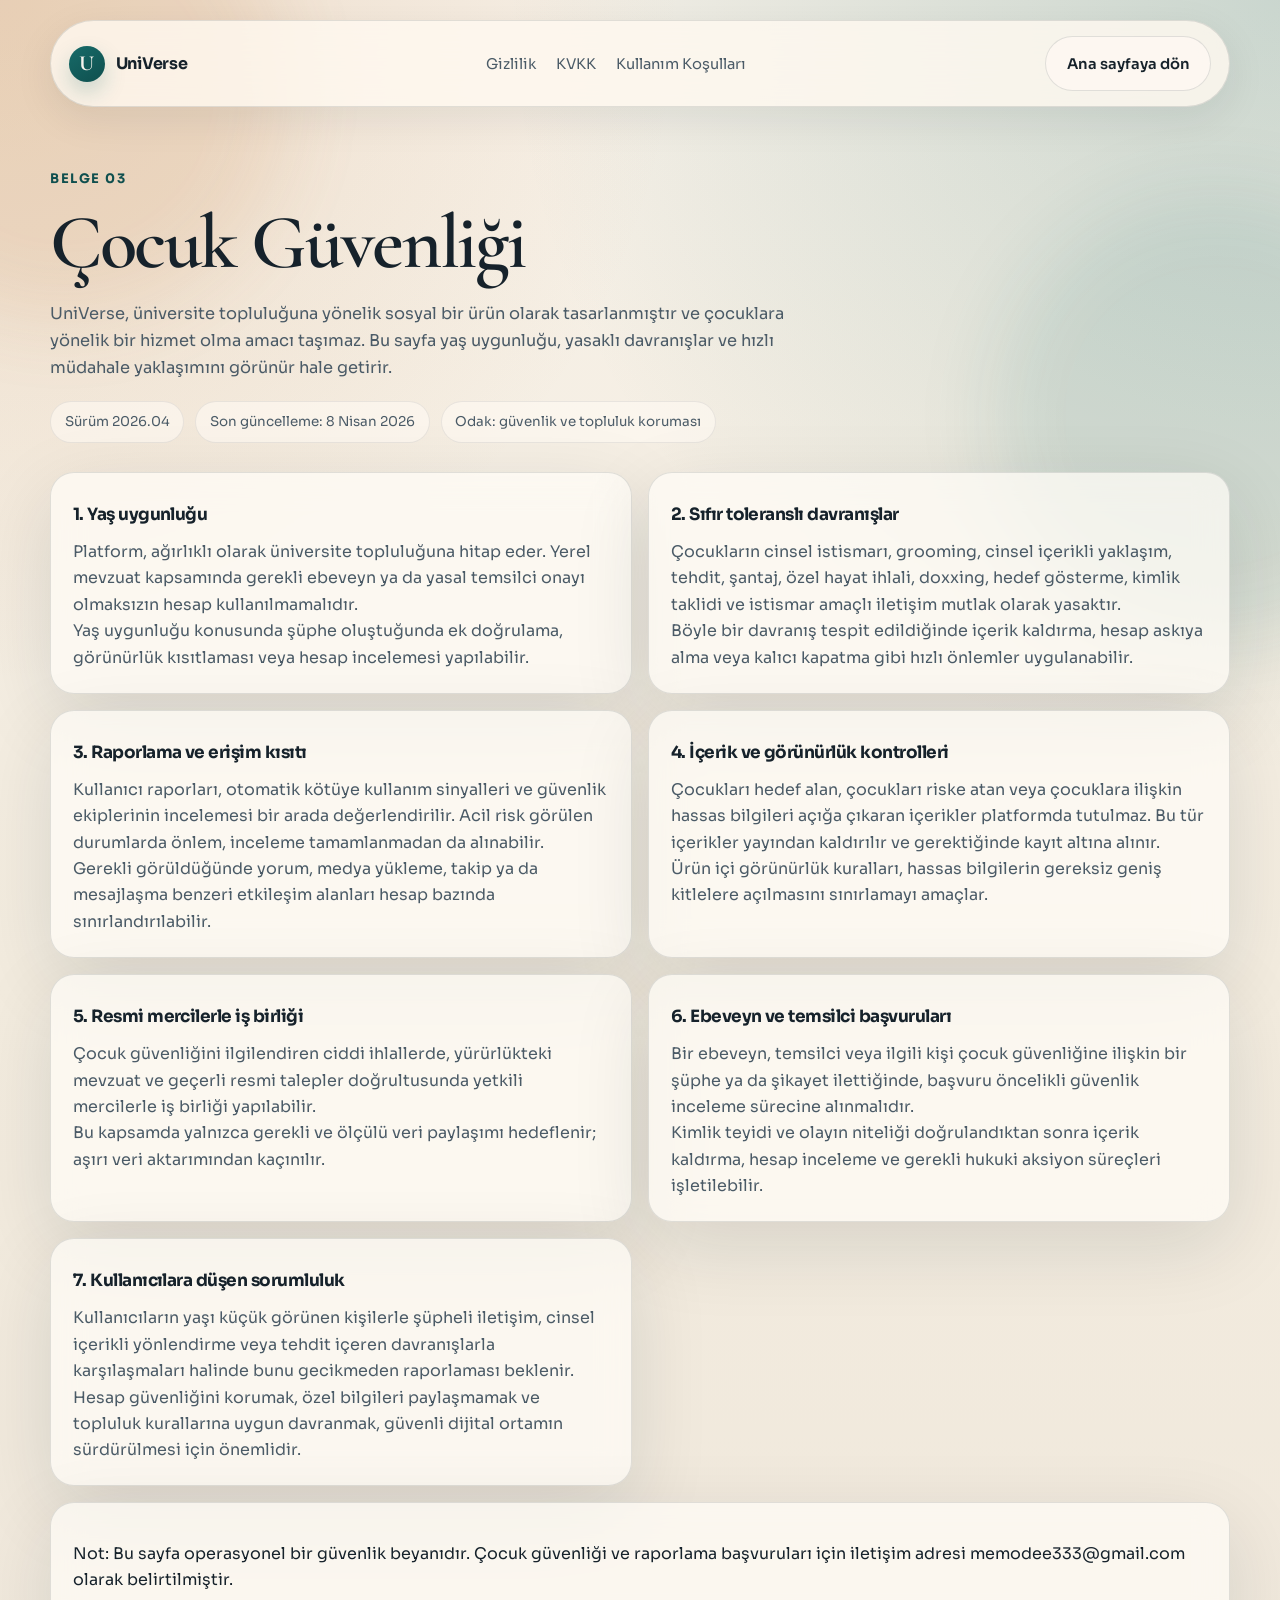
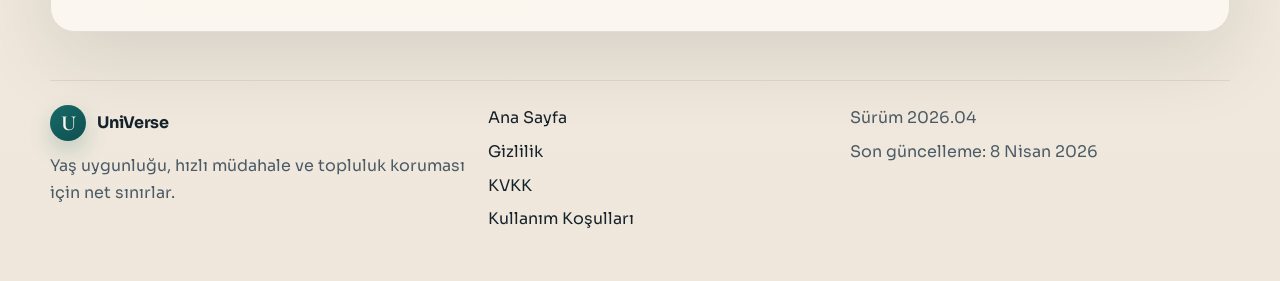
<file: cocuk-guvenligi.html>
<!DOCTYPE html>
<html lang="tr">
  <head>
    <meta charset="UTF-8" />
    <meta name="viewport" content="width=device-width, initial-scale=1.0" />
    <title>UniVerse | Çocuk Güvenliği</title>
    <meta
      name="description"
      content="UniVerse çocuk güvenliği yaklaşımı: yaş uygunluğu, yasaklı davranışlar, raporlama ve hızlı müdahale ilkeleri."
    />
    <link rel="preconnect" href="https://fonts.googleapis.com" />
    <link rel="preconnect" href="https://fonts.gstatic.com" crossorigin />
    <link
      href="https://fonts.googleapis.com/css2?family=Cormorant+Garamond:wght@500;600;700&family=Sora:wght@400;500;600;700&display=swap"
      rel="stylesheet"
    />
    <link rel="stylesheet" href="styles.css" />
    <script defer src="main.js"></script>
  </head>
  <body class="page-legal">
    <div class="background-glow background-glow-left"></div>
    <div class="background-glow background-glow-right"></div>
    <div class="site-shell">
      <header class="topbar">
        <a class="brand" href="index.html" aria-label="UniVerse ana sayfa">
          <span class="brand-mark">U</span>
          <span class="brand-text">UniVerse</span>
        </a>
        <nav class="nav" aria-label="Yasal sayfa gezinmesi">
          <a href="gizlilik.html">Gizlilik</a>
          <a href="kvkk.html">KVKK</a>
          <a href="kullanim-kosullari.html">Kullanım Koşulları</a>
        </nav>
        <a class="button button-ghost" href="index.html">Ana sayfaya dön</a>
      </header>

      <main class="policy-layout">
        <section class="policy-hero" data-reveal>
          <p class="eyebrow">Belge 03</p>
          <h1>Çocuk Güvenliği</h1>
          <p class="lead">
            UniVerse, üniversite topluluğuna yönelik sosyal bir ürün olarak tasarlanmıştır ve çocuklara yönelik bir
            hizmet olma amacı taşımaz. Bu sayfa yaş uygunluğu, yasaklı davranışlar ve hızlı müdahale yaklaşımını
            görünür hale getirir.
          </p>
          <div class="policy-meta">
            <span>Sürüm 2026.04</span>
            <span>Son güncelleme: 8 Nisan 2026</span>
            <span>Odak: güvenlik ve topluluk koruması</span>
          </div>
        </section>

        <section class="policy-grid">
          <article class="policy-card" data-reveal>
            <h2>1. Yaş uygunluğu</h2>
            <p>Platform, ağırlıklı olarak üniversite topluluğuna hitap eder. Yerel mevzuat kapsamında gerekli ebeveyn ya da yasal temsilci onayı olmaksızın hesap kullanılmamalıdır.</p>
            <p>Yaş uygunluğu konusunda şüphe oluştuğunda ek doğrulama, görünürlük kısıtlaması veya hesap incelemesi yapılabilir.</p>
          </article>

          <article class="policy-card" data-reveal>
            <h2>2. Sıfır toleranslı davranışlar</h2>
            <p>Çocukların cinsel istismarı, grooming, cinsel içerikli yaklaşım, tehdit, şantaj, özel hayat ihlali, doxxing, hedef gösterme, kimlik taklidi ve istismar amaçlı iletişim mutlak olarak yasaktır.</p>
            <p>Böyle bir davranış tespit edildiğinde içerik kaldırma, hesap askıya alma veya kalıcı kapatma gibi hızlı önlemler uygulanabilir.</p>
          </article>

          <article class="policy-card" data-reveal>
            <h2>3. Raporlama ve erişim kısıtı</h2>
            <p>Kullanıcı raporları, otomatik kötüye kullanım sinyalleri ve güvenlik ekiplerinin incelemesi bir arada değerlendirilir. Acil risk görülen durumlarda önlem, inceleme tamamlanmadan da alınabilir.</p>
            <p>Gerekli görüldüğünde yorum, medya yükleme, takip ya da mesajlaşma benzeri etkileşim alanları hesap bazında sınırlandırılabilir.</p>
          </article>

          <article class="policy-card" data-reveal>
            <h2>4. İçerik ve görünürlük kontrolleri</h2>
            <p>Çocukları hedef alan, çocukları riske atan veya çocuklara ilişkin hassas bilgileri açığa çıkaran içerikler platformda tutulmaz. Bu tür içerikler yayından kaldırılır ve gerektiğinde kayıt altına alınır.</p>
            <p>Ürün içi görünürlük kuralları, hassas bilgilerin gereksiz geniş kitlelere açılmasını sınırlamayı amaçlar.</p>
          </article>

          <article class="policy-card" data-reveal>
            <h2>5. Resmi mercilerle iş birliği</h2>
            <p>Çocuk güvenliğini ilgilendiren ciddi ihlallerde, yürürlükteki mevzuat ve geçerli resmi talepler doğrultusunda yetkili mercilerle iş birliği yapılabilir.</p>
            <p>Bu kapsamda yalnızca gerekli ve ölçülü veri paylaşımı hedeflenir; aşırı veri aktarımından kaçınılır.</p>
          </article>

          <article class="policy-card" data-reveal>
            <h2>6. Ebeveyn ve temsilci başvuruları</h2>
            <p>Bir ebeveyn, temsilci veya ilgili kişi çocuk güvenliğine ilişkin bir şüphe ya da şikayet ilettiğinde, başvuru öncelikli güvenlik inceleme sürecine alınmalıdır.</p>
            <p>Kimlik teyidi ve olayın niteliği doğrulandıktan sonra içerik kaldırma, hesap inceleme ve gerekli hukuki aksiyon süreçleri işletilebilir.</p>
          </article>

          <article class="policy-card" data-reveal>
            <h2>7. Kullanıcılara düşen sorumluluk</h2>
            <p>Kullanıcıların yaşı küçük görünen kişilerle şüpheli iletişim, cinsel içerikli yönlendirme veya tehdit içeren davranışlarla karşılaşmaları halinde bunu gecikmeden raporlaması beklenir.</p>
            <p>Hesap güvenliğini korumak, özel bilgileri paylaşmamak ve topluluk kurallarına uygun davranmak, güvenli dijital ortamın sürdürülmesi için önemlidir.</p>
          </article>
        </section>

        <section class="legal-note" data-reveal>
          <p>Not: Bu sayfa operasyonel bir güvenlik beyanıdır. Çocuk güvenliği ve raporlama başvuruları için iletişim adresi <a href="mailto:memodee333@gmail.com">memodee333@gmail.com</a> olarak belirtilmiştir.</p>
        </section>
      </main>

      <footer class="footer">
        <div>
          <a class="brand brand-footer" href="index.html">
            <span class="brand-mark">U</span>
            <span class="brand-text">UniVerse</span>
          </a>
          <p>Yaş uygunluğu, hızlı müdahale ve topluluk koruması için net sınırlar.</p>
        </div>
        <div class="footer-links">
          <a href="index.html">Ana Sayfa</a>
          <a href="gizlilik.html">Gizlilik</a>
          <a href="kvkk.html">KVKK</a>
          <a href="kullanim-kosullari.html">Kullanım Koşulları</a>
        </div>
        <div class="footer-note">
          <p>Sürüm 2026.04</p>
          <p>Son güncelleme: 8 Nisan 2026</p>
        </div>
      </footer>
    </div>
  </body>
</html>
</file>
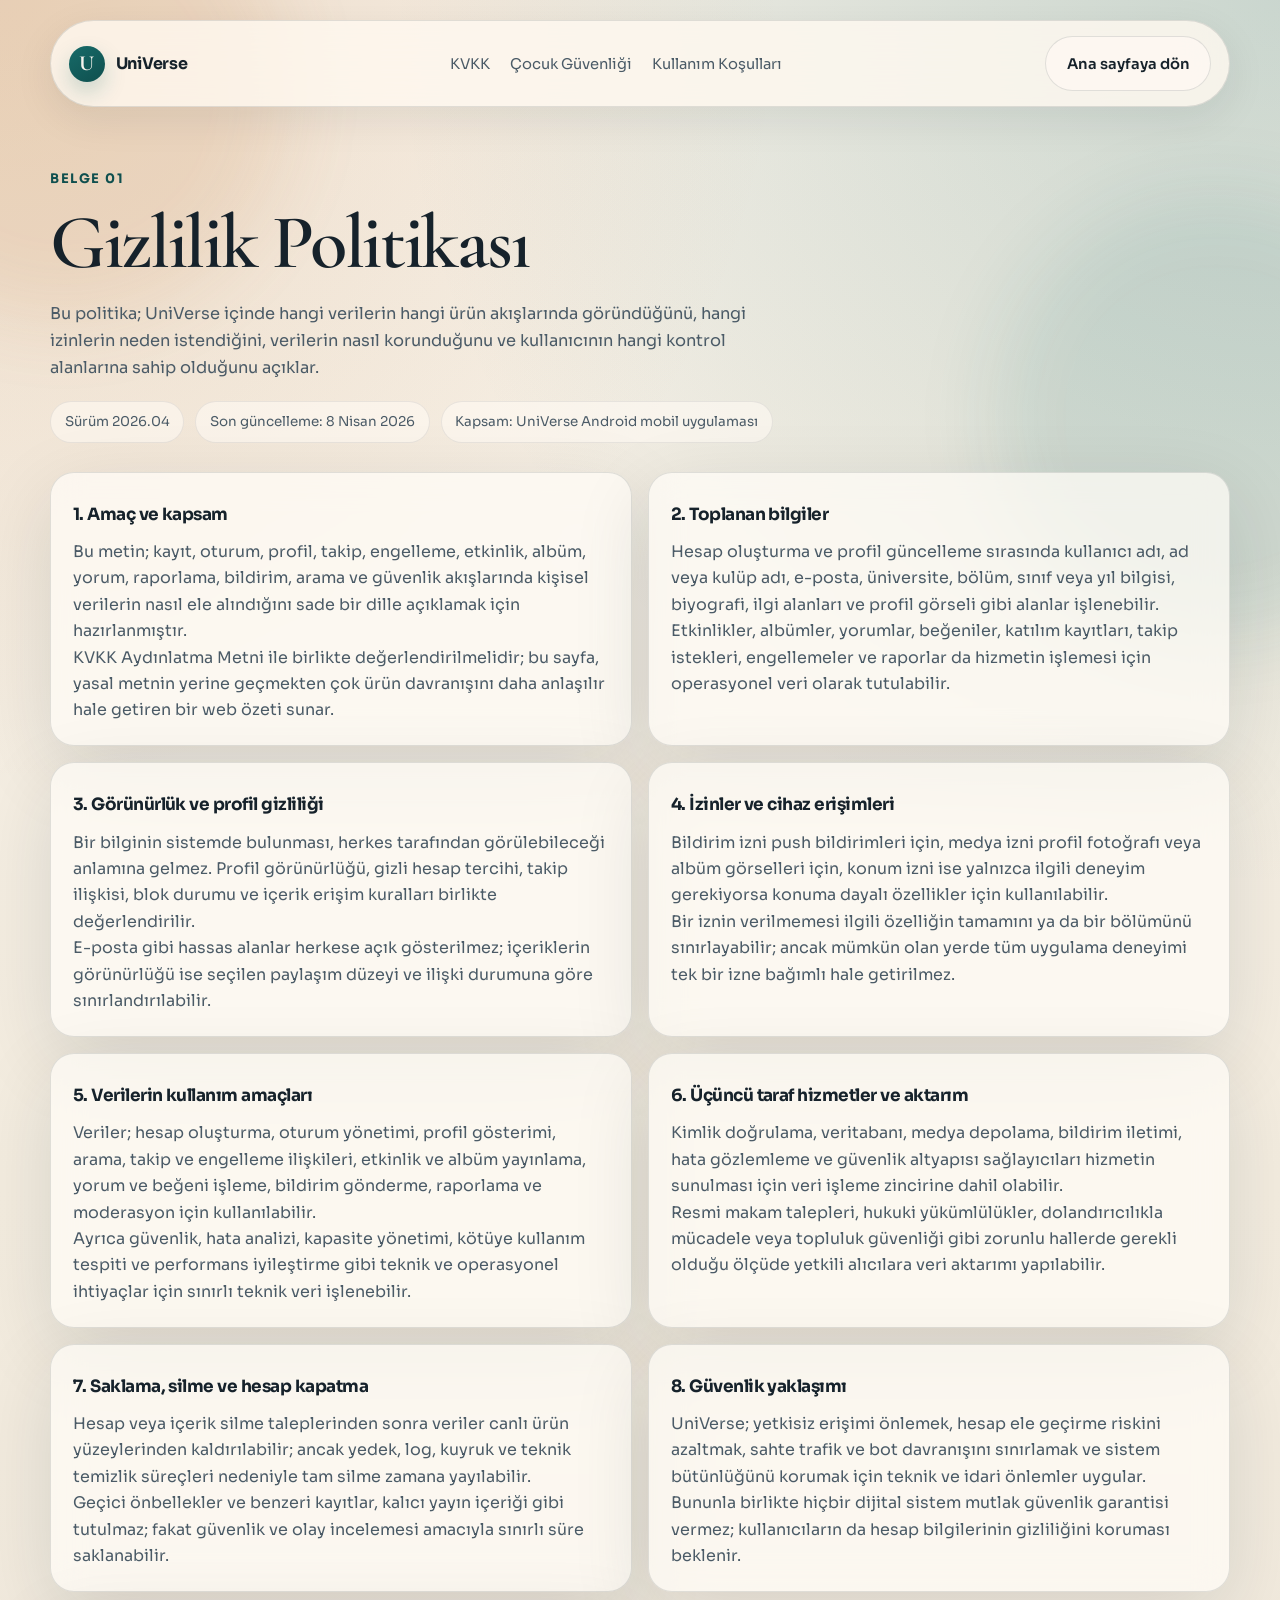
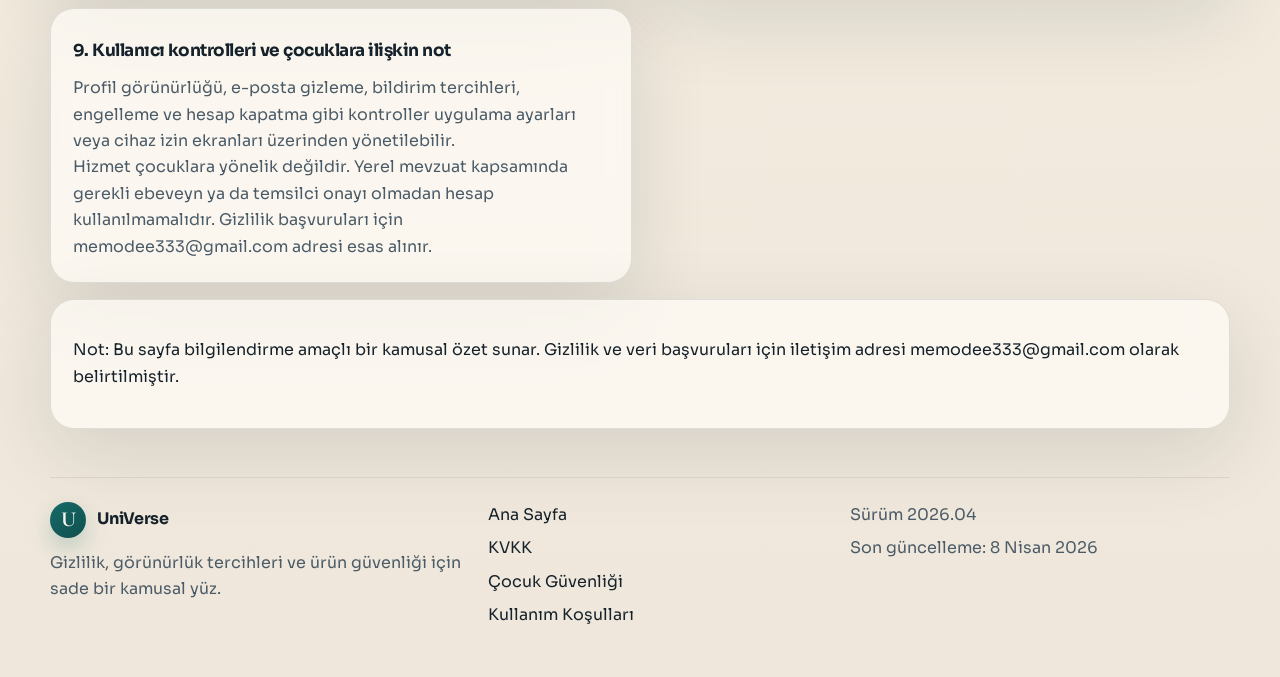
<file: gizlilik.html>
<!DOCTYPE html>
<html lang="tr">
  <head>
    <meta charset="UTF-8" />
    <meta name="viewport" content="width=device-width, initial-scale=1.0" />
    <title>UniVerse | Gizlilik Politikası</title>
    <meta
      name="description"
      content="UniVerse Gizlilik Politikası: veri kategorileri, kullanım amaçları, görünürlük tercihleri ve güvenlik yaklaşımı."
    />
    <link rel="preconnect" href="https://fonts.googleapis.com" />
    <link rel="preconnect" href="https://fonts.gstatic.com" crossorigin />
    <link
      href="https://fonts.googleapis.com/css2?family=Cormorant+Garamond:wght@500;600;700&family=Sora:wght@400;500;600;700&display=swap"
      rel="stylesheet"
    />
    <link rel="stylesheet" href="styles.css" />
    <script defer src="main.js"></script>
  </head>
  <body class="page-legal">
    <div class="background-glow background-glow-left"></div>
    <div class="background-glow background-glow-right"></div>
    <div class="site-shell">
      <header class="topbar">
        <a class="brand" href="index.html" aria-label="UniVerse ana sayfa">
          <span class="brand-mark">U</span>
          <span class="brand-text">UniVerse</span>
        </a>
        <nav class="nav" aria-label="Yasal sayfa gezinmesi">
          <a href="kvkk.html">KVKK</a>
          <a href="cocuk-guvenligi.html">Çocuk Güvenliği</a>
          <a href="kullanim-kosullari.html">Kullanım Koşulları</a>
        </nav>
        <a class="button button-ghost" href="index.html">Ana sayfaya dön</a>
      </header>

      <main class="policy-layout">
        <section class="policy-hero" data-reveal>
          <p class="eyebrow">Belge 01</p>
          <h1>Gizlilik Politikası</h1>
          <p class="lead">
            Bu politika; UniVerse içinde hangi verilerin hangi ürün akışlarında göründüğünü, hangi izinlerin neden
            istendiğini, verilerin nasıl korunduğunu ve kullanıcının hangi kontrol alanlarına sahip olduğunu açıklar.
          </p>
          <div class="policy-meta">
            <span>Sürüm 2026.04</span>
            <span>Son güncelleme: 8 Nisan 2026</span>
            <span>Kapsam: UniVerse Android mobil uygulaması</span>
          </div>
        </section>

        <section class="policy-grid">
          <article class="policy-card" data-reveal>
            <h2>1. Amaç ve kapsam</h2>
            <p>Bu metin; kayıt, oturum, profil, takip, engelleme, etkinlik, albüm, yorum, raporlama, bildirim, arama ve güvenlik akışlarında kişisel verilerin nasıl ele alındığını sade bir dille açıklamak için hazırlanmıştır.</p>
            <p>KVKK Aydınlatma Metni ile birlikte değerlendirilmelidir; bu sayfa, yasal metnin yerine geçmekten çok ürün davranışını daha anlaşılır hale getiren bir web özeti sunar.</p>
          </article>

          <article class="policy-card" data-reveal>
            <h2>2. Toplanan bilgiler</h2>
            <p>Hesap oluşturma ve profil güncelleme sırasında kullanıcı adı, ad veya kulüp adı, e-posta, üniversite, bölüm, sınıf veya yıl bilgisi, biyografi, ilgi alanları ve profil görseli gibi alanlar işlenebilir.</p>
            <p>Etkinlikler, albümler, yorumlar, beğeniler, katılım kayıtları, takip istekleri, engellemeler ve raporlar da hizmetin işlemesi için operasyonel veri olarak tutulabilir.</p>
          </article>

          <article class="policy-card" data-reveal>
            <h2>3. Görünürlük ve profil gizliliği</h2>
            <p>Bir bilginin sistemde bulunması, herkes tarafından görülebileceği anlamına gelmez. Profil görünürlüğü, gizli hesap tercihi, takip ilişkisi, blok durumu ve içerik erişim kuralları birlikte değerlendirilir.</p>
            <p>E-posta gibi hassas alanlar herkese açık gösterilmez; içeriklerin görünürlüğü ise seçilen paylaşım düzeyi ve ilişki durumuna göre sınırlandırılabilir.</p>
          </article>

          <article class="policy-card" data-reveal>
            <h2>4. İzinler ve cihaz erişimleri</h2>
            <p>Bildirim izni push bildirimleri için, medya izni profil fotoğrafı veya albüm görselleri için, konum izni ise yalnızca ilgili deneyim gerekiyorsa konuma dayalı özellikler için kullanılabilir.</p>
            <p>Bir iznin verilmemesi ilgili özelliğin tamamını ya da bir bölümünü sınırlayabilir; ancak mümkün olan yerde tüm uygulama deneyimi tek bir izne bağımlı hale getirilmez.</p>
          </article>

          <article class="policy-card" data-reveal>
            <h2>5. Verilerin kullanım amaçları</h2>
            <p>Veriler; hesap oluşturma, oturum yönetimi, profil gösterimi, arama, takip ve engelleme ilişkileri, etkinlik ve albüm yayınlama, yorum ve beğeni işleme, bildirim gönderme, raporlama ve moderasyon için kullanılabilir.</p>
            <p>Ayrıca güvenlik, hata analizi, kapasite yönetimi, kötüye kullanım tespiti ve performans iyileştirme gibi teknik ve operasyonel ihtiyaçlar için sınırlı teknik veri işlenebilir.</p>
          </article>

          <article class="policy-card" data-reveal>
            <h2>6. Üçüncü taraf hizmetler ve aktarım</h2>
            <p>Kimlik doğrulama, veritabanı, medya depolama, bildirim iletimi, hata gözlemleme ve güvenlik altyapısı sağlayıcıları hizmetin sunulması için veri işleme zincirine dahil olabilir.</p>
            <p>Resmi makam talepleri, hukuki yükümlülükler, dolandırıcılıkla mücadele veya topluluk güvenliği gibi zorunlu hallerde gerekli olduğu ölçüde yetkili alıcılara veri aktarımı yapılabilir.</p>
          </article>

          <article class="policy-card" data-reveal>
            <h2>7. Saklama, silme ve hesap kapatma</h2>
            <p>Hesap veya içerik silme taleplerinden sonra veriler canlı ürün yüzeylerinden kaldırılabilir; ancak yedek, log, kuyruk ve teknik temizlik süreçleri nedeniyle tam silme zamana yayılabilir.</p>
            <p>Geçici önbellekler ve benzeri kayıtlar, kalıcı yayın içeriği gibi tutulmaz; fakat güvenlik ve olay incelemesi amacıyla sınırlı süre saklanabilir.</p>
          </article>

          <article class="policy-card" data-reveal>
            <h2>8. Güvenlik yaklaşımı</h2>
            <p>UniVerse; yetkisiz erişimi önlemek, hesap ele geçirme riskini azaltmak, sahte trafik ve bot davranışını sınırlamak ve sistem bütünlüğünü korumak için teknik ve idari önlemler uygular.</p>
            <p>Bununla birlikte hiçbir dijital sistem mutlak güvenlik garantisi vermez; kullanıcıların da hesap bilgilerinin gizliliğini koruması beklenir.</p>
          </article>

          <article class="policy-card" data-reveal>
            <h2>9. Kullanıcı kontrolleri ve çocuklara ilişkin not</h2>
            <p>Profil görünürlüğü, e-posta gizleme, bildirim tercihleri, engelleme ve hesap kapatma gibi kontroller uygulama ayarları veya cihaz izin ekranları üzerinden yönetilebilir.</p>
            <p>Hizmet çocuklara yönelik değildir. Yerel mevzuat kapsamında gerekli ebeveyn ya da temsilci onayı olmadan hesap kullanılmamalıdır. Gizlilik başvuruları için <a href="mailto:memodee333@gmail.com">memodee333@gmail.com</a> adresi esas alınır.</p>
          </article>
        </section>

        <section class="legal-note" data-reveal>
          <p>Not: Bu sayfa bilgilendirme amaçlı bir kamusal özet sunar. Gizlilik ve veri başvuruları için iletişim adresi <a href="mailto:memodee333@gmail.com">memodee333@gmail.com</a> olarak belirtilmiştir.</p>
        </section>
      </main>

      <footer class="footer">
        <div>
          <a class="brand brand-footer" href="index.html">
            <span class="brand-mark">U</span>
            <span class="brand-text">UniVerse</span>
          </a>
          <p>Gizlilik, görünürlük tercihleri ve ürün güvenliği için sade bir kamusal yüz.</p>
        </div>
        <div class="footer-links">
          <a href="index.html">Ana Sayfa</a>
          <a href="kvkk.html">KVKK</a>
          <a href="cocuk-guvenligi.html">Çocuk Güvenliği</a>
          <a href="kullanim-kosullari.html">Kullanım Koşulları</a>
        </div>
        <div class="footer-note">
          <p>Sürüm 2026.04</p>
          <p>Son güncelleme: 8 Nisan 2026</p>
        </div>
      </footer>
    </div>
  </body>
</html>
</file>
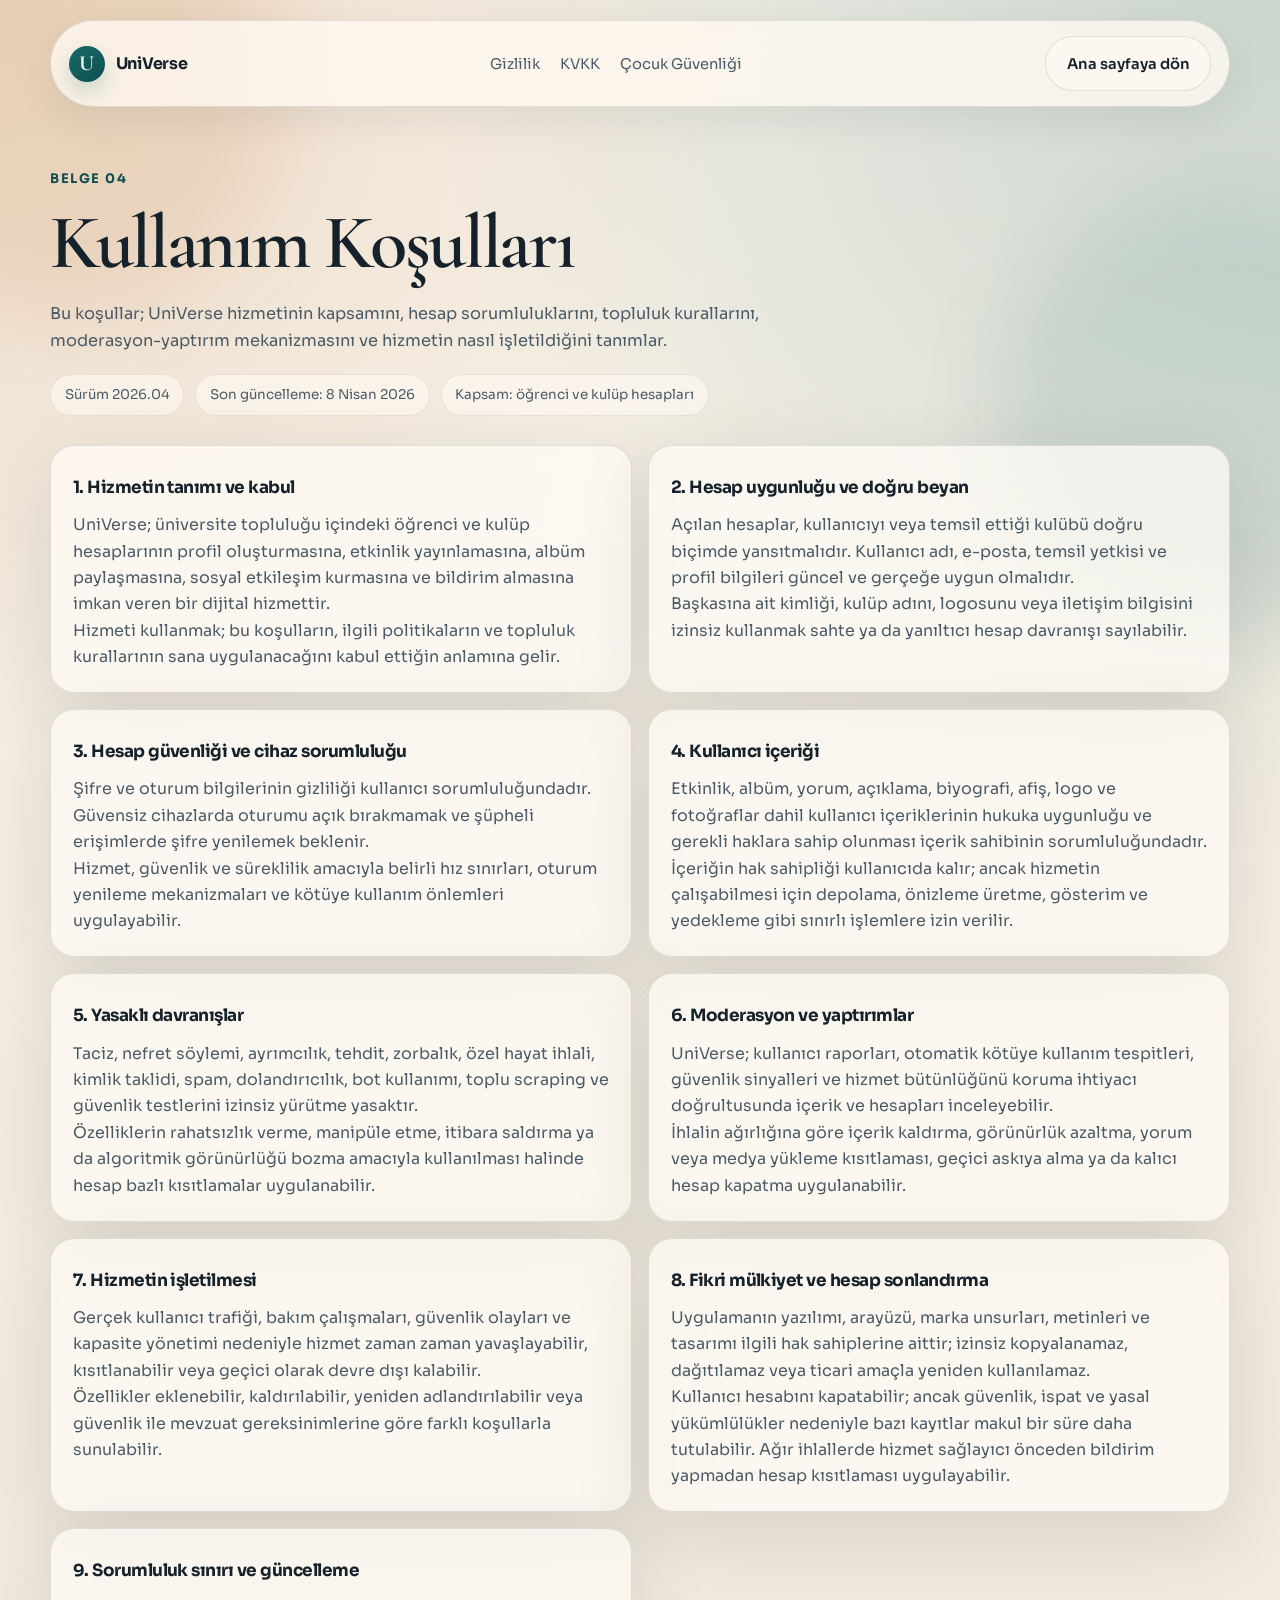
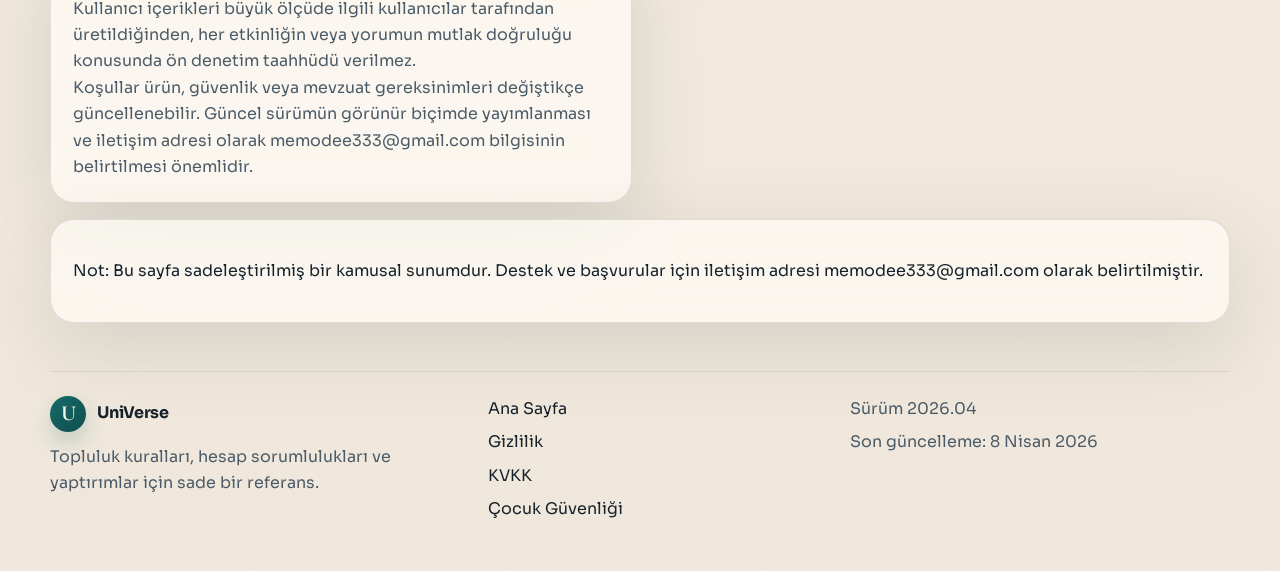
<file: kullanim-kosullari.html>
<!DOCTYPE html>
<html lang="tr">
  <head>
    <meta charset="UTF-8" />
    <meta name="viewport" content="width=device-width, initial-scale=1.0" />
    <title>UniVerse | Kullanım Koşulları</title>
    <meta
      name="description"
      content="UniVerse Kullanım Koşulları: hesap sorumlulukları, topluluk kuralları, moderasyon ve yaptırımlar."
    />
    <link rel="preconnect" href="https://fonts.googleapis.com" />
    <link rel="preconnect" href="https://fonts.gstatic.com" crossorigin />
    <link
      href="https://fonts.googleapis.com/css2?family=Cormorant+Garamond:wght@500;600;700&family=Sora:wght@400;500;600;700&display=swap"
      rel="stylesheet"
    />
    <link rel="stylesheet" href="styles.css" />
    <script defer src="main.js"></script>
  </head>
  <body class="page-legal">
    <div class="background-glow background-glow-left"></div>
    <div class="background-glow background-glow-right"></div>
    <div class="site-shell">
      <header class="topbar">
        <a class="brand" href="index.html" aria-label="UniVerse ana sayfa">
          <span class="brand-mark">U</span>
          <span class="brand-text">UniVerse</span>
        </a>
        <nav class="nav" aria-label="Yasal sayfa gezinmesi">
          <a href="gizlilik.html">Gizlilik</a>
          <a href="kvkk.html">KVKK</a>
          <a href="cocuk-guvenligi.html">Çocuk Güvenliği</a>
        </nav>
        <a class="button button-ghost" href="index.html">Ana sayfaya dön</a>
      </header>

      <main class="policy-layout">
        <section class="policy-hero" data-reveal>
          <p class="eyebrow">Belge 04</p>
          <h1>Kullanım Koşulları</h1>
          <p class="lead">
            Bu koşullar; UniVerse hizmetinin kapsamını, hesap sorumluluklarını, topluluk kurallarını,
            moderasyon-yaptırım mekanizmasını ve hizmetin nasıl işletildiğini tanımlar.
          </p>
          <div class="policy-meta">
            <span>Sürüm 2026.04</span>
            <span>Son güncelleme: 8 Nisan 2026</span>
            <span>Kapsam: öğrenci ve kulüp hesapları</span>
          </div>
        </section>

        <section class="policy-grid">
          <article class="policy-card" data-reveal>
            <h2>1. Hizmetin tanımı ve kabul</h2>
            <p>UniVerse; üniversite topluluğu içindeki öğrenci ve kulüp hesaplarının profil oluşturmasına, etkinlik yayınlamasına, albüm paylaşmasına, sosyal etkileşim kurmasına ve bildirim almasına imkan veren bir dijital hizmettir.</p>
            <p>Hizmeti kullanmak; bu koşulların, ilgili politikaların ve topluluk kurallarının sana uygulanacağını kabul ettiğin anlamına gelir.</p>
          </article>

          <article class="policy-card" data-reveal>
            <h2>2. Hesap uygunluğu ve doğru beyan</h2>
            <p>Açılan hesaplar, kullanıcıyı veya temsil ettiği kulübü doğru biçimde yansıtmalıdır. Kullanıcı adı, e-posta, temsil yetkisi ve profil bilgileri güncel ve gerçeğe uygun olmalıdır.</p>
            <p>Başkasına ait kimliği, kulüp adını, logosunu veya iletişim bilgisini izinsiz kullanmak sahte ya da yanıltıcı hesap davranışı sayılabilir.</p>
          </article>

          <article class="policy-card" data-reveal>
            <h2>3. Hesap güvenliği ve cihaz sorumluluğu</h2>
            <p>Şifre ve oturum bilgilerinin gizliliği kullanıcı sorumluluğundadır. Güvensiz cihazlarda oturumu açık bırakmamak ve şüpheli erişimlerde şifre yenilemek beklenir.</p>
            <p>Hizmet, güvenlik ve süreklilik amacıyla belirli hız sınırları, oturum yenileme mekanizmaları ve kötüye kullanım önlemleri uygulayabilir.</p>
          </article>

          <article class="policy-card" data-reveal>
            <h2>4. Kullanıcı içeriği</h2>
            <p>Etkinlik, albüm, yorum, açıklama, biyografi, afiş, logo ve fotoğraflar dahil kullanıcı içeriklerinin hukuka uygunluğu ve gerekli haklara sahip olunması içerik sahibinin sorumluluğundadır.</p>
            <p>İçeriğin hak sahipliği kullanıcıda kalır; ancak hizmetin çalışabilmesi için depolama, önizleme üretme, gösterim ve yedekleme gibi sınırlı işlemlere izin verilir.</p>
          </article>

          <article class="policy-card" data-reveal>
            <h2>5. Yasaklı davranışlar</h2>
            <p>Taciz, nefret söylemi, ayrımcılık, tehdit, zorbalık, özel hayat ihlali, kimlik taklidi, spam, dolandırıcılık, bot kullanımı, toplu scraping ve güvenlik testlerini izinsiz yürütme yasaktır.</p>
            <p>Özelliklerin rahatsızlık verme, manipüle etme, itibara saldırma ya da algoritmik görünürlüğü bozma amacıyla kullanılması halinde hesap bazlı kısıtlamalar uygulanabilir.</p>
          </article>

          <article class="policy-card" data-reveal>
            <h2>6. Moderasyon ve yaptırımlar</h2>
            <p>UniVerse; kullanıcı raporları, otomatik kötüye kullanım tespitleri, güvenlik sinyalleri ve hizmet bütünlüğünü koruma ihtiyacı doğrultusunda içerik ve hesapları inceleyebilir.</p>
            <p>İhlalin ağırlığına göre içerik kaldırma, görünürlük azaltma, yorum veya medya yükleme kısıtlaması, geçici askıya alma ya da kalıcı hesap kapatma uygulanabilir.</p>
          </article>

          <article class="policy-card" data-reveal>
            <h2>7. Hizmetin işletilmesi</h2>
            <p>Gerçek kullanıcı trafiği, bakım çalışmaları, güvenlik olayları ve kapasite yönetimi nedeniyle hizmet zaman zaman yavaşlayabilir, kısıtlanabilir veya geçici olarak devre dışı kalabilir.</p>
            <p>Özellikler eklenebilir, kaldırılabilir, yeniden adlandırılabilir veya güvenlik ile mevzuat gereksinimlerine göre farklı koşullarla sunulabilir.</p>
          </article>

          <article class="policy-card" data-reveal>
            <h2>8. Fikri mülkiyet ve hesap sonlandırma</h2>
            <p>Uygulamanın yazılımı, arayüzü, marka unsurları, metinleri ve tasarımı ilgili hak sahiplerine aittir; izinsiz kopyalanamaz, dağıtılamaz veya ticari amaçla yeniden kullanılamaz.</p>
            <p>Kullanıcı hesabını kapatabilir; ancak güvenlik, ispat ve yasal yükümlülükler nedeniyle bazı kayıtlar makul bir süre daha tutulabilir. Ağır ihlallerde hizmet sağlayıcı önceden bildirim yapmadan hesap kısıtlaması uygulayabilir.</p>
          </article>

          <article class="policy-card" data-reveal>
            <h2>9. Sorumluluk sınırı ve güncelleme</h2>
            <p>Kullanıcı içerikleri büyük ölçüde ilgili kullanıcılar tarafından üretildiğinden, her etkinliğin veya yorumun mutlak doğruluğu konusunda ön denetim taahhüdü verilmez.</p>
            <p>Koşullar ürün, güvenlik veya mevzuat gereksinimleri değiştikçe güncellenebilir. Güncel sürümün görünür biçimde yayımlanması ve iletişim adresi olarak <a href="mailto:memodee333@gmail.com">memodee333@gmail.com</a> bilgisinin belirtilmesi önemlidir.</p>
          </article>
        </section>

        <section class="legal-note" data-reveal>
          <p>Not: Bu sayfa sadeleştirilmiş bir kamusal sunumdur. Destek ve başvurular için iletişim adresi <a href="mailto:memodee333@gmail.com">memodee333@gmail.com</a> olarak belirtilmiştir.</p>
        </section>
      </main>

      <footer class="footer">
        <div>
          <a class="brand brand-footer" href="index.html">
            <span class="brand-mark">U</span>
            <span class="brand-text">UniVerse</span>
          </a>
          <p>Topluluk kuralları, hesap sorumlulukları ve yaptırımlar için sade bir referans.</p>
        </div>
        <div class="footer-links">
          <a href="index.html">Ana Sayfa</a>
          <a href="gizlilik.html">Gizlilik</a>
          <a href="kvkk.html">KVKK</a>
          <a href="cocuk-guvenligi.html">Çocuk Güvenliği</a>
        </div>
        <div class="footer-note">
          <p>Sürüm 2026.04</p>
          <p>Son güncelleme: 8 Nisan 2026</p>
        </div>
      </footer>
    </div>
  </body>
</html>
</file>
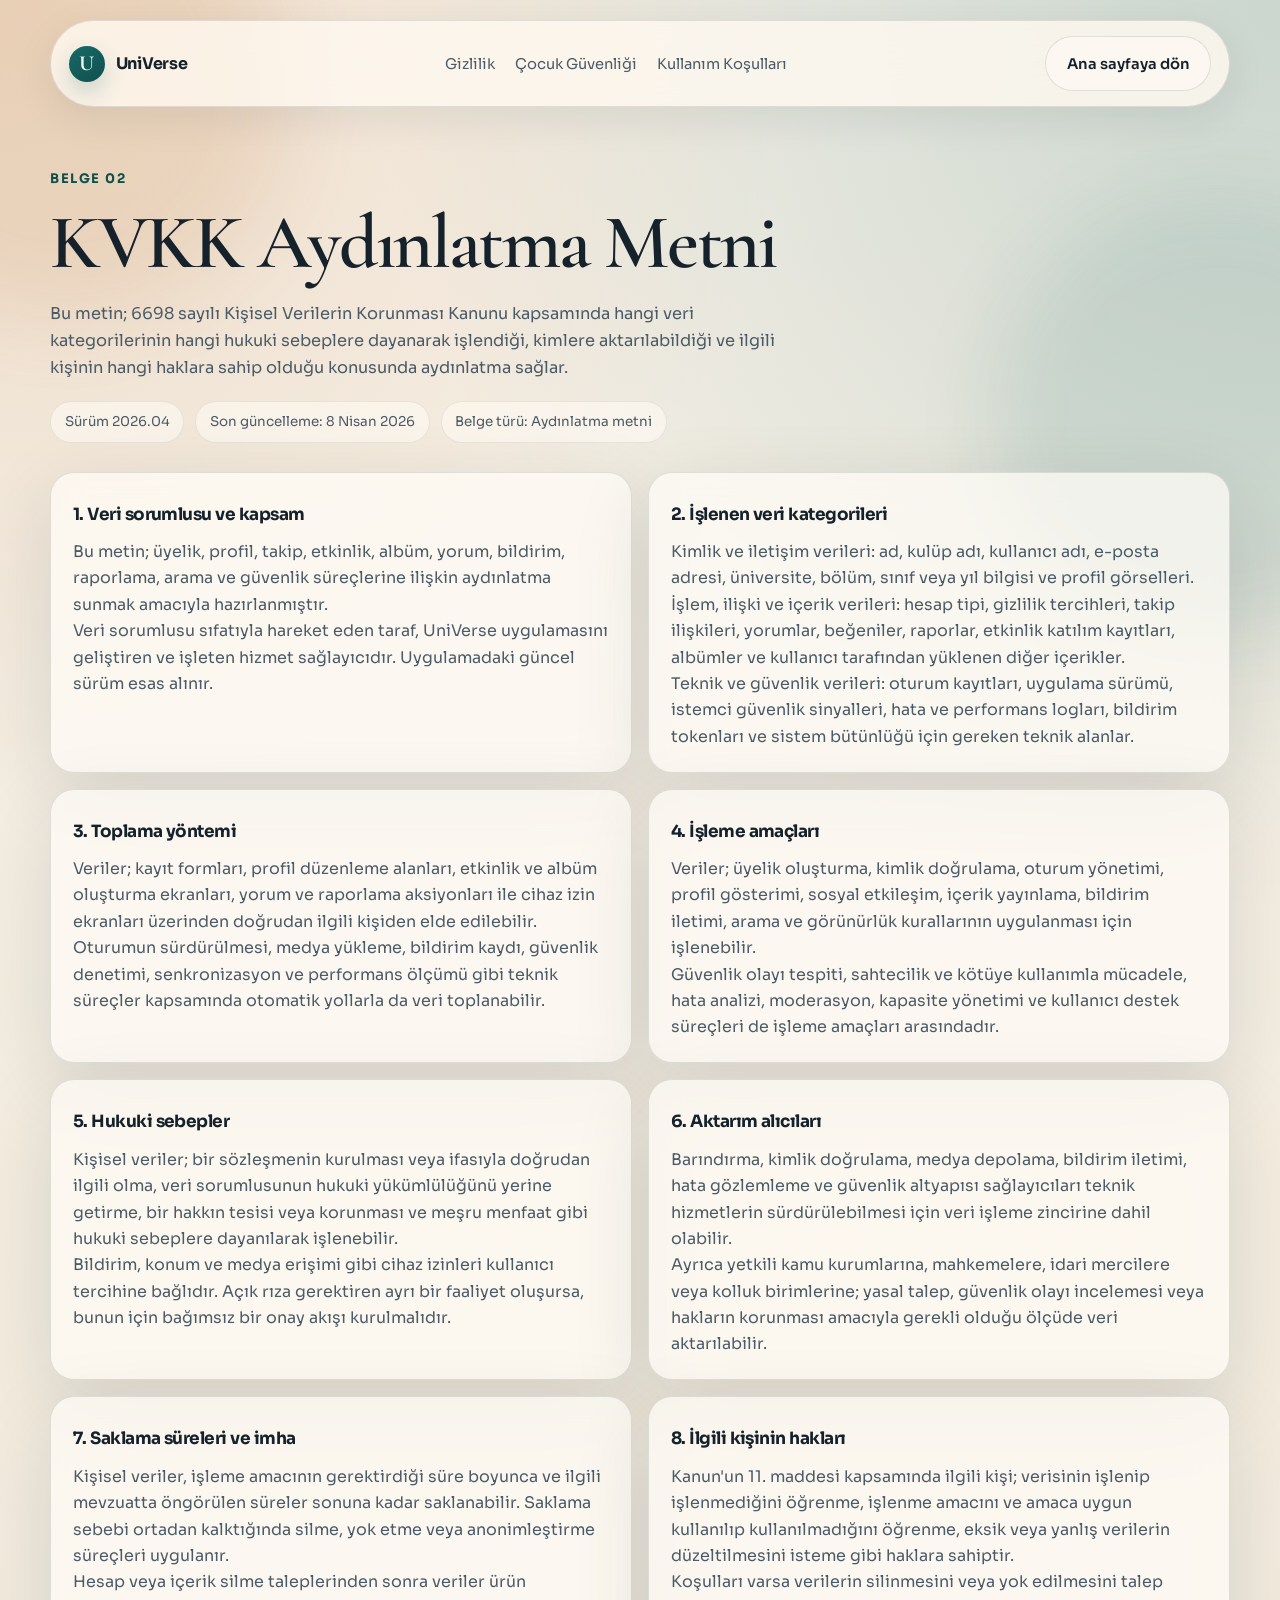
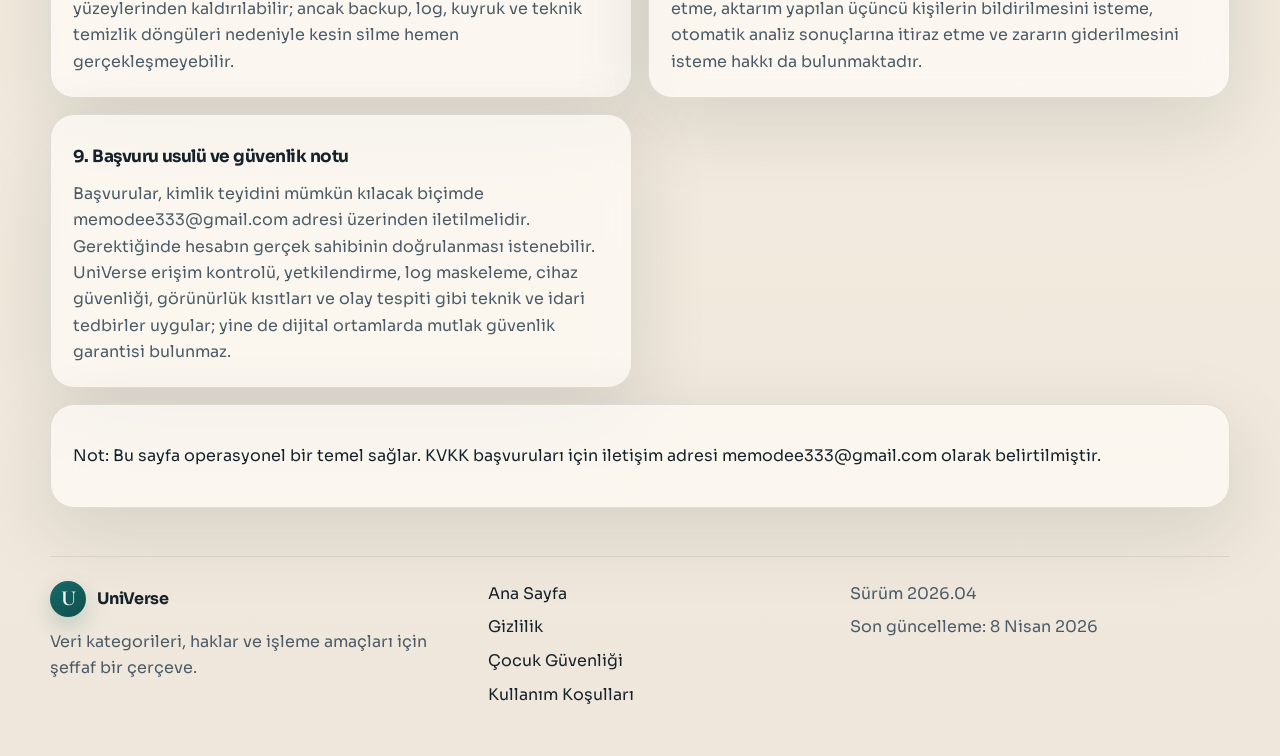
<file: kvkk.html>
<!DOCTYPE html>
<html lang="tr">
  <head>
    <meta charset="UTF-8" />
    <meta name="viewport" content="width=device-width, initial-scale=1.0" />
    <title>UniVerse | KVKK Aydınlatma Metni</title>
    <meta
      name="description"
      content="UniVerse KVKK Aydınlatma Metni: veri kategorileri, hukuki sebepler, aktarım ve ilgili kişi hakları."
    />
    <link rel="preconnect" href="https://fonts.googleapis.com" />
    <link rel="preconnect" href="https://fonts.gstatic.com" crossorigin />
    <link
      href="https://fonts.googleapis.com/css2?family=Cormorant+Garamond:wght@500;600;700&family=Sora:wght@400;500;600;700&display=swap"
      rel="stylesheet"
    />
    <link rel="stylesheet" href="styles.css" />
    <script defer src="main.js"></script>
  </head>
  <body class="page-legal">
    <div class="background-glow background-glow-left"></div>
    <div class="background-glow background-glow-right"></div>
    <div class="site-shell">
      <header class="topbar">
        <a class="brand" href="index.html" aria-label="UniVerse ana sayfa">
          <span class="brand-mark">U</span>
          <span class="brand-text">UniVerse</span>
        </a>
        <nav class="nav" aria-label="Yasal sayfa gezinmesi">
          <a href="gizlilik.html">Gizlilik</a>
          <a href="cocuk-guvenligi.html">Çocuk Güvenliği</a>
          <a href="kullanim-kosullari.html">Kullanım Koşulları</a>
        </nav>
        <a class="button button-ghost" href="index.html">Ana sayfaya dön</a>
      </header>

      <main class="policy-layout">
        <section class="policy-hero" data-reveal>
          <p class="eyebrow">Belge 02</p>
          <h1>KVKK Aydınlatma Metni</h1>
          <p class="lead">
            Bu metin; 6698 sayılı Kişisel Verilerin Korunması Kanunu kapsamında hangi veri kategorilerinin hangi
            hukuki sebeplere dayanarak işlendiği, kimlere aktarılabildiği ve ilgili kişinin hangi haklara sahip
            olduğu konusunda aydınlatma sağlar.
          </p>
          <div class="policy-meta">
            <span>Sürüm 2026.04</span>
            <span>Son güncelleme: 8 Nisan 2026</span>
            <span>Belge türü: Aydınlatma metni</span>
          </div>
        </section>

        <section class="policy-grid">
          <article class="policy-card" data-reveal>
            <h2>1. Veri sorumlusu ve kapsam</h2>
            <p>Bu metin; üyelik, profil, takip, etkinlik, albüm, yorum, bildirim, raporlama, arama ve güvenlik süreçlerine ilişkin aydınlatma sunmak amacıyla hazırlanmıştır.</p>
            <p>Veri sorumlusu sıfatıyla hareket eden taraf, UniVerse uygulamasını geliştiren ve işleten hizmet sağlayıcıdır. Uygulamadaki güncel sürüm esas alınır.</p>
          </article>

          <article class="policy-card" data-reveal>
            <h2>2. İşlenen veri kategorileri</h2>
            <p>Kimlik ve iletişim verileri: ad, kulüp adı, kullanıcı adı, e-posta adresi, üniversite, bölüm, sınıf veya yıl bilgisi ve profil görselleri.</p>
            <p>İşlem, ilişki ve içerik verileri: hesap tipi, gizlilik tercihleri, takip ilişkileri, yorumlar, beğeniler, raporlar, etkinlik katılım kayıtları, albümler ve kullanıcı tarafından yüklenen diğer içerikler.</p>
            <p>Teknik ve güvenlik verileri: oturum kayıtları, uygulama sürümü, istemci güvenlik sinyalleri, hata ve performans logları, bildirim tokenları ve sistem bütünlüğü için gereken teknik alanlar.</p>
          </article>

          <article class="policy-card" data-reveal>
            <h2>3. Toplama yöntemi</h2>
            <p>Veriler; kayıt formları, profil düzenleme alanları, etkinlik ve albüm oluşturma ekranları, yorum ve raporlama aksiyonları ile cihaz izin ekranları üzerinden doğrudan ilgili kişiden elde edilebilir.</p>
            <p>Oturumun sürdürülmesi, medya yükleme, bildirim kaydı, güvenlik denetimi, senkronizasyon ve performans ölçümü gibi teknik süreçler kapsamında otomatik yollarla da veri toplanabilir.</p>
          </article>

          <article class="policy-card" data-reveal>
            <h2>4. İşleme amaçları</h2>
            <p>Veriler; üyelik oluşturma, kimlik doğrulama, oturum yönetimi, profil gösterimi, sosyal etkileşim, içerik yayınlama, bildirim iletimi, arama ve görünürlük kurallarının uygulanması için işlenebilir.</p>
            <p>Güvenlik olayı tespiti, sahtecilik ve kötüye kullanımla mücadele, hata analizi, moderasyon, kapasite yönetimi ve kullanıcı destek süreçleri de işleme amaçları arasındadır.</p>
          </article>

          <article class="policy-card" data-reveal>
            <h2>5. Hukuki sebepler</h2>
            <p>Kişisel veriler; bir sözleşmenin kurulması veya ifasıyla doğrudan ilgili olma, veri sorumlusunun hukuki yükümlülüğünü yerine getirme, bir hakkın tesisi veya korunması ve meşru menfaat gibi hukuki sebeplere dayanılarak işlenebilir.</p>
            <p>Bildirim, konum ve medya erişimi gibi cihaz izinleri kullanıcı tercihine bağlıdır. Açık rıza gerektiren ayrı bir faaliyet oluşursa, bunun için bağımsız bir onay akışı kurulmalıdır.</p>
          </article>

          <article class="policy-card" data-reveal>
            <h2>6. Aktarım alıcıları</h2>
            <p>Barındırma, kimlik doğrulama, medya depolama, bildirim iletimi, hata gözlemleme ve güvenlik altyapısı sağlayıcıları teknik hizmetlerin sürdürülebilmesi için veri işleme zincirine dahil olabilir.</p>
            <p>Ayrıca yetkili kamu kurumlarına, mahkemelere, idari mercilere veya kolluk birimlerine; yasal talep, güvenlik olayı incelemesi veya hakların korunması amacıyla gerekli olduğu ölçüde veri aktarılabilir.</p>
          </article>

          <article class="policy-card" data-reveal>
            <h2>7. Saklama süreleri ve imha</h2>
            <p>Kişisel veriler, işleme amacının gerektirdiği süre boyunca ve ilgili mevzuatta öngörülen süreler sonuna kadar saklanabilir. Saklama sebebi ortadan kalktığında silme, yok etme veya anonimleştirme süreçleri uygulanır.</p>
            <p>Hesap veya içerik silme taleplerinden sonra veriler ürün yüzeylerinden kaldırılabilir; ancak backup, log, kuyruk ve teknik temizlik döngüleri nedeniyle kesin silme hemen gerçekleşmeyebilir.</p>
          </article>

          <article class="policy-card" data-reveal>
            <h2>8. İlgili kişinin hakları</h2>
            <p>Kanun'un 11. maddesi kapsamında ilgili kişi; verisinin işlenip işlenmediğini öğrenme, işlenme amacını ve amaca uygun kullanılıp kullanılmadığını öğrenme, eksik veya yanlış verilerin düzeltilmesini isteme gibi haklara sahiptir.</p>
            <p>Koşulları varsa verilerin silinmesini veya yok edilmesini talep etme, aktarım yapılan üçüncü kişilerin bildirilmesini isteme, otomatik analiz sonuçlarına itiraz etme ve zararın giderilmesini isteme hakkı da bulunmaktadır.</p>
          </article>

          <article class="policy-card" data-reveal>
            <h2>9. Başvuru usulü ve güvenlik notu</h2>
            <p>Başvurular, kimlik teyidini mümkün kılacak biçimde <a href="mailto:memodee333@gmail.com">memodee333@gmail.com</a> adresi üzerinden iletilmelidir. Gerektiğinde hesabın gerçek sahibinin doğrulanması istenebilir.</p>
            <p>UniVerse erişim kontrolü, yetkilendirme, log maskeleme, cihaz güvenliği, görünürlük kısıtları ve olay tespiti gibi teknik ve idari tedbirler uygular; yine de dijital ortamlarda mutlak güvenlik garantisi bulunmaz.</p>
          </article>
        </section>

        <section class="legal-note" data-reveal>
          <p>Not: Bu sayfa operasyonel bir temel sağlar. KVKK başvuruları için iletişim adresi <a href="mailto:memodee333@gmail.com">memodee333@gmail.com</a> olarak belirtilmiştir.</p>
        </section>
      </main>

      <footer class="footer">
        <div>
          <a class="brand brand-footer" href="index.html">
            <span class="brand-mark">U</span>
            <span class="brand-text">UniVerse</span>
          </a>
          <p>Veri kategorileri, haklar ve işleme amaçları için şeffaf bir çerçeve.</p>
        </div>
        <div class="footer-links">
          <a href="index.html">Ana Sayfa</a>
          <a href="gizlilik.html">Gizlilik</a>
          <a href="cocuk-guvenligi.html">Çocuk Güvenliği</a>
          <a href="kullanim-kosullari.html">Kullanım Koşulları</a>
        </div>
        <div class="footer-note">
          <p>Sürüm 2026.04</p>
          <p>Son güncelleme: 8 Nisan 2026</p>
        </div>
      </footer>
    </div>
  </body>
</html>
</file>
<file: styles.css>
:root {
  --bg: #f5efe6;
  --bg-soft: rgba(255, 250, 244, 0.76);
  --surface: rgba(255, 252, 247, 0.72);
  --surface-strong: #fffaf3;
  --line: rgba(22, 34, 43, 0.12);
  --text: #16222b;
  --muted: #4b5b67;
  --accent: #176b69;
  --accent-strong: #0f4f4e;
  --highlight: #c37b3b;
  --shadow: 0 24px 80px rgba(18, 31, 39, 0.12);
  --radius-xl: 32px;
  --radius-lg: 24px;
  --radius-md: 18px;
  --max-width: 1180px;
}

*,
*::before,
*::after {
  box-sizing: border-box;
}

html {
  scroll-behavior: smooth;
}

body {
  margin: 0;
  min-height: 100vh;
  background:
    radial-gradient(circle at top left, rgba(195, 123, 59, 0.18), transparent 30%),
    radial-gradient(circle at top right, rgba(23, 107, 105, 0.2), transparent 34%),
    linear-gradient(180deg, #f7f1e8 0%, #f3ecdf 52%, #efe7db 100%);
  color: var(--text);
  font-family: "Sora", sans-serif;
  line-height: 1.65;
}

a {
  color: inherit;
  text-decoration: none;
}

img {
  max-width: 100%;
  display: block;
}

.background-glow {
  position: fixed;
  inset: auto;
  width: 28rem;
  height: 28rem;
  border-radius: 50%;
  pointer-events: none;
  filter: blur(40px);
  opacity: 0.6;
  z-index: 0;
}

.background-glow-left {
  top: -8rem;
  left: -10rem;
  background: rgba(195, 123, 59, 0.22);
}

.background-glow-right {
  top: 12rem;
  right: -10rem;
  background: rgba(23, 107, 105, 0.18);
}

.site-shell {
  position: relative;
  z-index: 1;
  width: min(calc(100% - 2rem), var(--max-width));
  margin: 0 auto;
  padding: 1.25rem 0 3rem;
}

.topbar {
  position: sticky;
  top: 1rem;
  z-index: 20;
  display: flex;
  align-items: center;
  justify-content: space-between;
  gap: 1rem;
  padding: 0.95rem 1.1rem;
  margin-bottom: 1.8rem;
  border: 1px solid var(--line);
  border-radius: 999px;
  background: rgba(255, 249, 241, 0.8);
  backdrop-filter: blur(18px);
  box-shadow: 0 12px 40px rgba(18, 31, 39, 0.08);
}

.brand {
  display: inline-flex;
  align-items: center;
  gap: 0.7rem;
  font-weight: 700;
  letter-spacing: -0.02em;
}

.brand-mark {
  display: inline-grid;
  place-items: center;
  width: 2.25rem;
  height: 2.25rem;
  border-radius: 50%;
  background: linear-gradient(145deg, var(--accent), var(--accent-strong));
  color: #f7f4ee;
  font-family: "Cormorant Garamond", serif;
  font-size: 1.35rem;
  box-shadow: 0 10px 22px rgba(23, 107, 105, 0.22);
}

.brand-text {
  font-size: 1rem;
}

.nav {
  display: inline-flex;
  align-items: center;
  justify-content: center;
  gap: 1.25rem;
  color: var(--muted);
  font-size: 0.92rem;
}

.nav a {
  position: relative;
}

.nav a::after {
  content: "";
  position: absolute;
  left: 0;
  bottom: -0.28rem;
  width: 100%;
  height: 1px;
  background: currentColor;
  transform: scaleX(0);
  transform-origin: right;
  transition: transform 180ms ease;
}

.nav a:hover::after,
.nav a:focus-visible::after {
  transform: scaleX(1);
  transform-origin: left;
}

.button {
  display: inline-flex;
  align-items: center;
  justify-content: center;
  gap: 0.5rem;
  padding: 0.9rem 1.3rem;
  border: 1px solid transparent;
  border-radius: 999px;
  background: linear-gradient(135deg, var(--accent), var(--accent-strong));
  color: #fbf7ef;
  font-size: 0.92rem;
  font-weight: 600;
  transition:
    transform 180ms ease,
    box-shadow 180ms ease,
    background 180ms ease;
  box-shadow: 0 14px 30px rgba(23, 107, 105, 0.22);
}

.button:hover,
.button:focus-visible {
  transform: translateY(-1px);
  box-shadow: 0 18px 34px rgba(23, 107, 105, 0.28);
}

.button-secondary,
.button-ghost {
  background: rgba(255, 250, 244, 0.7);
  color: var(--text);
  border-color: var(--line);
  box-shadow: none;
}

.grid-two {
  display: grid;
  grid-template-columns: minmax(0, 1.15fr) minmax(0, 0.9fr);
  gap: 1.5rem;
}

.hero {
  padding: 3rem 0 1.2rem;
  align-items: center;
}

.hero-copy h1,
.policy-hero h1,
.section-heading h2,
.spotlight h2 {
  margin: 0;
  font-family: "Cormorant Garamond", serif;
  font-weight: 600;
  letter-spacing: -0.03em;
  line-height: 0.96;
}

.hero-copy h1 {
  font-size: clamp(3.4rem, 7vw, 6.4rem);
  max-width: 10ch;
}

.lead {
  max-width: 62ch;
  margin: 1.35rem 0 0;
  color: var(--muted);
  font-size: 1.02rem;
}

.eyebrow {
  margin: 0 0 1rem;
  color: var(--accent-strong);
  font-size: 0.82rem;
  font-weight: 700;
  letter-spacing: 0.12em;
  text-transform: uppercase;
}

.hero-actions {
  display: flex;
  flex-wrap: wrap;
  gap: 0.85rem;
  margin: 1.6rem 0 1.5rem;
}

.hero-tags {
  display: flex;
  flex-wrap: wrap;
  gap: 0.65rem;
  padding: 0;
  margin: 0;
  list-style: none;
}

.hero-tags li,
.policy-meta span {
  padding: 0.55rem 0.85rem;
  border: 1px solid rgba(22, 34, 43, 0.08);
  border-radius: 999px;
  background: rgba(255, 250, 244, 0.6);
  color: var(--muted);
  font-size: 0.84rem;
}

.hero-panel {
  display: grid;
  gap: 1rem;
}

.glass-card,
.feature-card,
.feature-panel,
.document-card,
.stat-card,
.policy-card,
.legal-note,
.faq-list details {
  border: 1px solid var(--line);
  background: var(--surface);
  backdrop-filter: blur(16px);
  box-shadow: var(--shadow);
}

.signal-card {
  padding: 1.6rem;
  border-radius: var(--radius-xl);
}

.signal-label {
  margin: 0;
  color: var(--muted);
  font-size: 0.9rem;
}

.signal-value {
  margin: 0.45rem 0 0;
  font-size: clamp(2rem, 4vw, 3rem);
  font-weight: 700;
  letter-spacing: -0.04em;
}

.signal-copy {
  margin: 0.75rem 0 0;
  color: var(--muted);
}

.mini-grid {
  display: grid;
  grid-template-columns: repeat(2, minmax(0, 1fr));
  gap: 1rem;
  padding: 1.1rem;
  border-radius: var(--radius-xl);
}

.mini-grid article {
  padding: 1rem;
  border-radius: var(--radius-md);
  background: rgba(255, 255, 255, 0.38);
}

.mini-grid span {
  color: var(--highlight);
  font-size: 0.82rem;
  font-weight: 700;
}

.mini-grid h2,
.feature-card h3,
.feature-panel h3,
.document-card h3,
.policy-card h2 {
  margin: 0.4rem 0 0.65rem;
  font-size: 1.06rem;
  letter-spacing: -0.03em;
}

.mini-grid p,
.feature-card p,
.feature-panel p,
.document-card p,
.policy-card p,
.section-heading p,
.spotlight-copy p,
.footer p {
  margin: 0;
  color: var(--muted);
}

.stats-row {
  display: grid;
  grid-template-columns: repeat(3, minmax(0, 1fr));
  gap: 1rem;
  margin: 1.5rem 0 2.5rem;
}

.stat-card {
  padding: 1.2rem 1.3rem;
  border-radius: var(--radius-lg);
}

.stat-value {
  margin: 0;
  font-size: clamp(1.8rem, 3vw, 2.5rem);
  font-weight: 700;
  letter-spacing: -0.04em;
}

.stat-label {
  margin: 0.35rem 0 0;
  color: var(--muted);
  font-size: 0.95rem;
}

.section {
  padding: 2.1rem 0;
}

.section-heading {
  max-width: 38rem;
}

.section-heading h2,
.spotlight h2 {
  font-size: clamp(2.4rem, 5vw, 4.2rem);
  margin-bottom: 0.9rem;
}

.section-heading.centered {
  text-align: center;
  margin: 0 auto 1.35rem;
}

.card-stack,
.feature-grid,
.document-grid,
.policy-grid {
  display: grid;
  gap: 1rem;
}

.card-stack {
  align-content: start;
}

.feature-card,
.feature-panel,
.document-card,
.policy-card,
.legal-note {
  padding: 1.35rem;
  border-radius: var(--radius-lg);
}

.feature-grid,
.document-grid,
.policy-grid {
  grid-template-columns: repeat(2, minmax(0, 1fr));
}

.document-card {
  min-height: 15rem;
  transition:
    transform 180ms ease,
    border-color 180ms ease;
}

.document-card:hover,
.document-card:focus-visible {
  transform: translateY(-3px);
  border-color: rgba(23, 107, 105, 0.36);
}

.document-kicker {
  color: var(--highlight);
  font-size: 0.82rem;
  font-weight: 700;
  letter-spacing: 0.08em;
  text-transform: uppercase;
}

.spotlight {
  display: grid;
  grid-template-columns: minmax(0, 1fr) minmax(0, 1fr);
  gap: 1.4rem;
  align-items: start;
  padding: 1.8rem;
  margin: 2rem 0;
  border: 1px solid rgba(23, 107, 105, 0.16);
  border-radius: var(--radius-xl);
  background:
    linear-gradient(135deg, rgba(23, 107, 105, 0.08), rgba(255, 250, 244, 0.75)),
    rgba(255, 252, 247, 0.72);
  box-shadow: var(--shadow);
}

.spotlight-copy {
  display: grid;
  gap: 1rem;
}

.faq-section {
  padding-bottom: 3rem;
}

.faq-list {
  display: grid;
  gap: 0.9rem;
}

.faq-list details {
  padding: 1.05rem 1.2rem;
  border-radius: var(--radius-md);
}

.faq-list summary {
  cursor: pointer;
  font-weight: 600;
  list-style: none;
}

.faq-list summary::-webkit-details-marker {
  display: none;
}

.faq-list p {
  margin: 0.75rem 0 0;
  color: var(--muted);
}

.policy-layout {
  padding: 2rem 0 3rem;
}

.policy-hero {
  max-width: 54rem;
  margin-bottom: 1.8rem;
}

.policy-hero h1 {
  font-size: clamp(3rem, 6vw, 5.2rem);
  margin-bottom: 1rem;
}

.policy-meta {
  display: flex;
  flex-wrap: wrap;
  gap: 0.7rem;
  margin-top: 1.2rem;
}

.legal-note {
  margin-top: 1rem;
}

.footer {
  display: grid;
  grid-template-columns: 1.1fr 0.9fr 1fr;
  gap: 1.25rem;
  padding: 1.5rem 0 0;
  border-top: 1px solid rgba(22, 34, 43, 0.08);
}

.brand-footer {
  margin-bottom: 0.75rem;
}

.footer-links,
.footer-note {
  display: grid;
  gap: 0.45rem;
  align-content: start;
}

[data-reveal] {
  opacity: 0;
  transform: translateY(18px);
  transition:
    opacity 500ms ease,
    transform 500ms ease;
}

[data-reveal].is-visible {
  opacity: 1;
  transform: translateY(0);
}

@media (max-width: 980px) {
  .grid-two,
  .spotlight,
  .footer {
    grid-template-columns: 1fr;
  }

  .feature-grid,
  .document-grid,
  .policy-grid,
  .stats-row,
  .mini-grid {
    grid-template-columns: 1fr;
  }

  .hero-copy h1 {
    max-width: 12ch;
  }
}

@media (max-width: 760px) {
  .site-shell {
    width: min(calc(100% - 1.1rem), var(--max-width));
    padding-top: 0.6rem;
  }

  .topbar {
    position: static;
    flex-wrap: wrap;
    border-radius: 28px;
    padding: 1rem;
  }

  .nav {
    width: 100%;
    justify-content: flex-start;
    overflow-x: auto;
    padding-bottom: 0.2rem;
  }

  .button {
    width: 100%;
  }

  .hero {
    padding-top: 1.4rem;
  }

  .hero-copy h1,
  .policy-hero h1 {
    font-size: clamp(2.6rem, 14vw, 4rem);
  }

  .section-heading h2,
  .spotlight h2 {
    font-size: clamp(2.2rem, 12vw, 3.3rem);
  }
}
</file>
